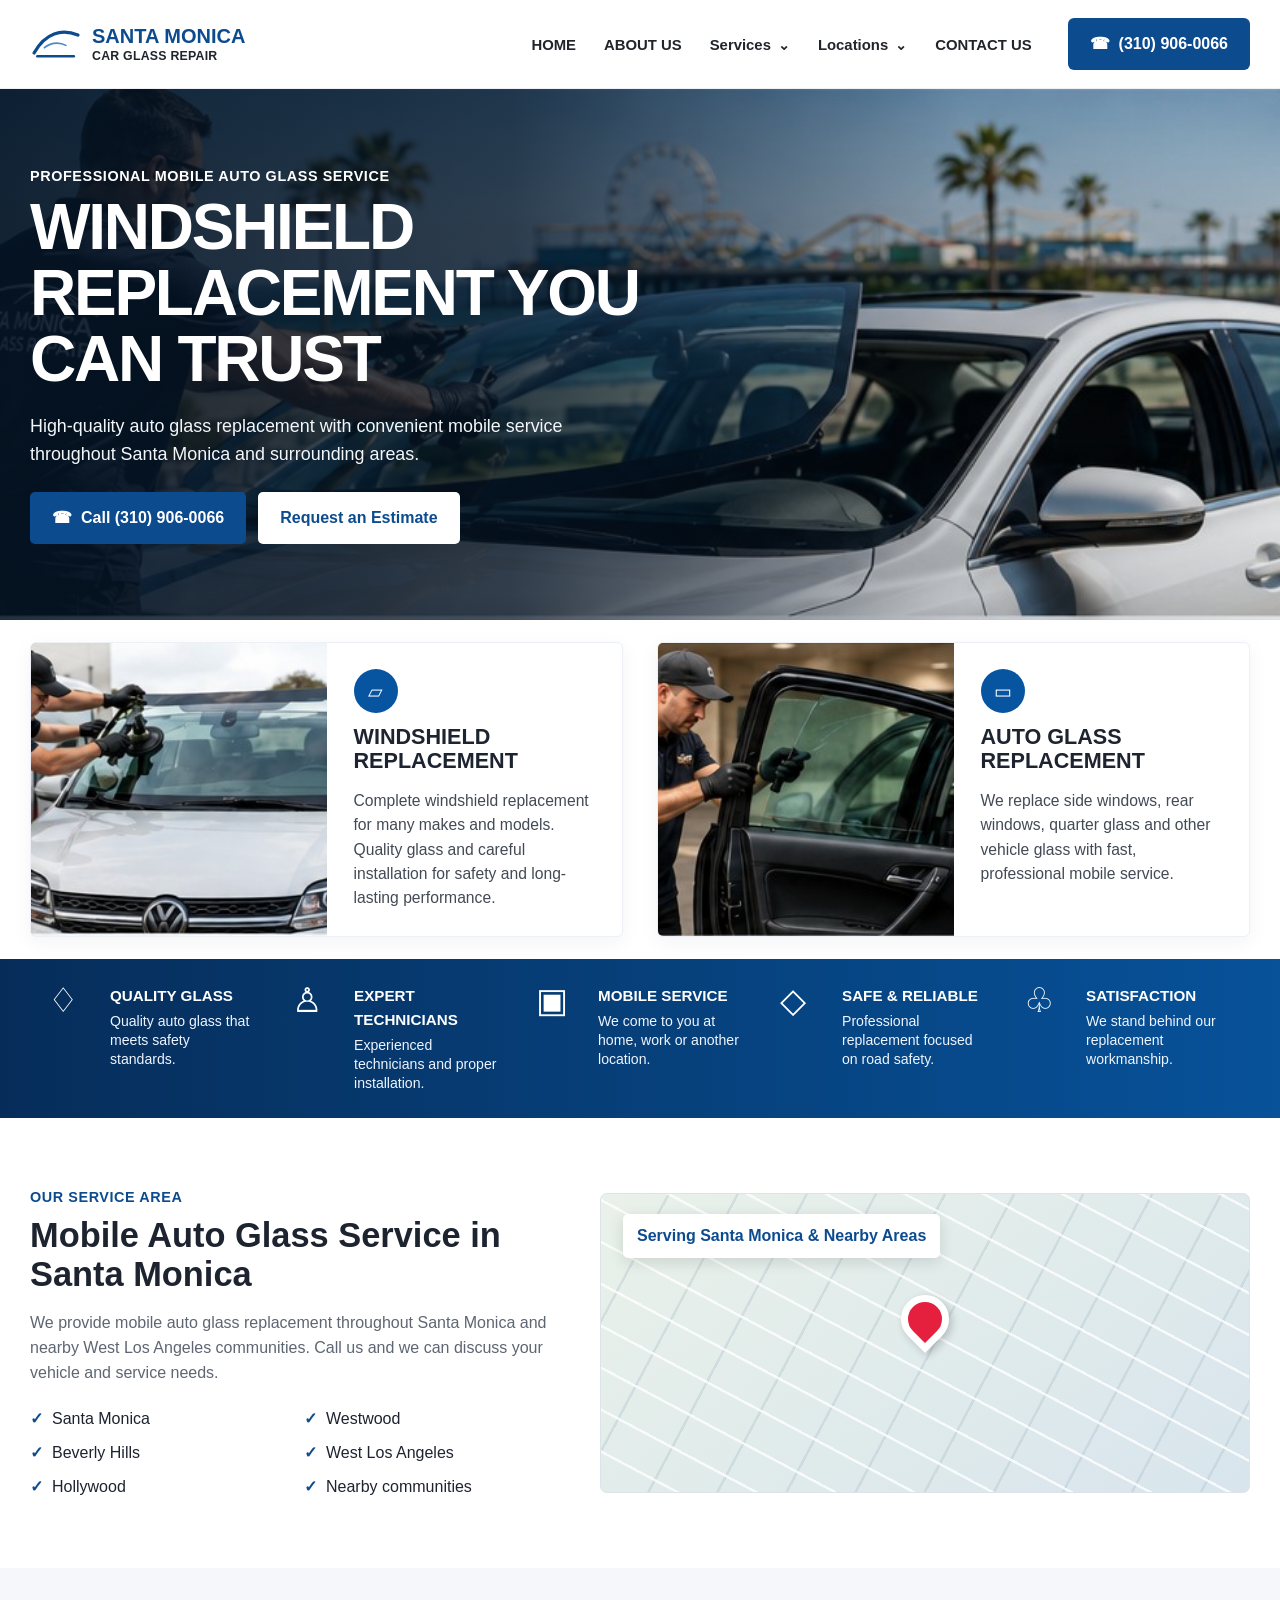
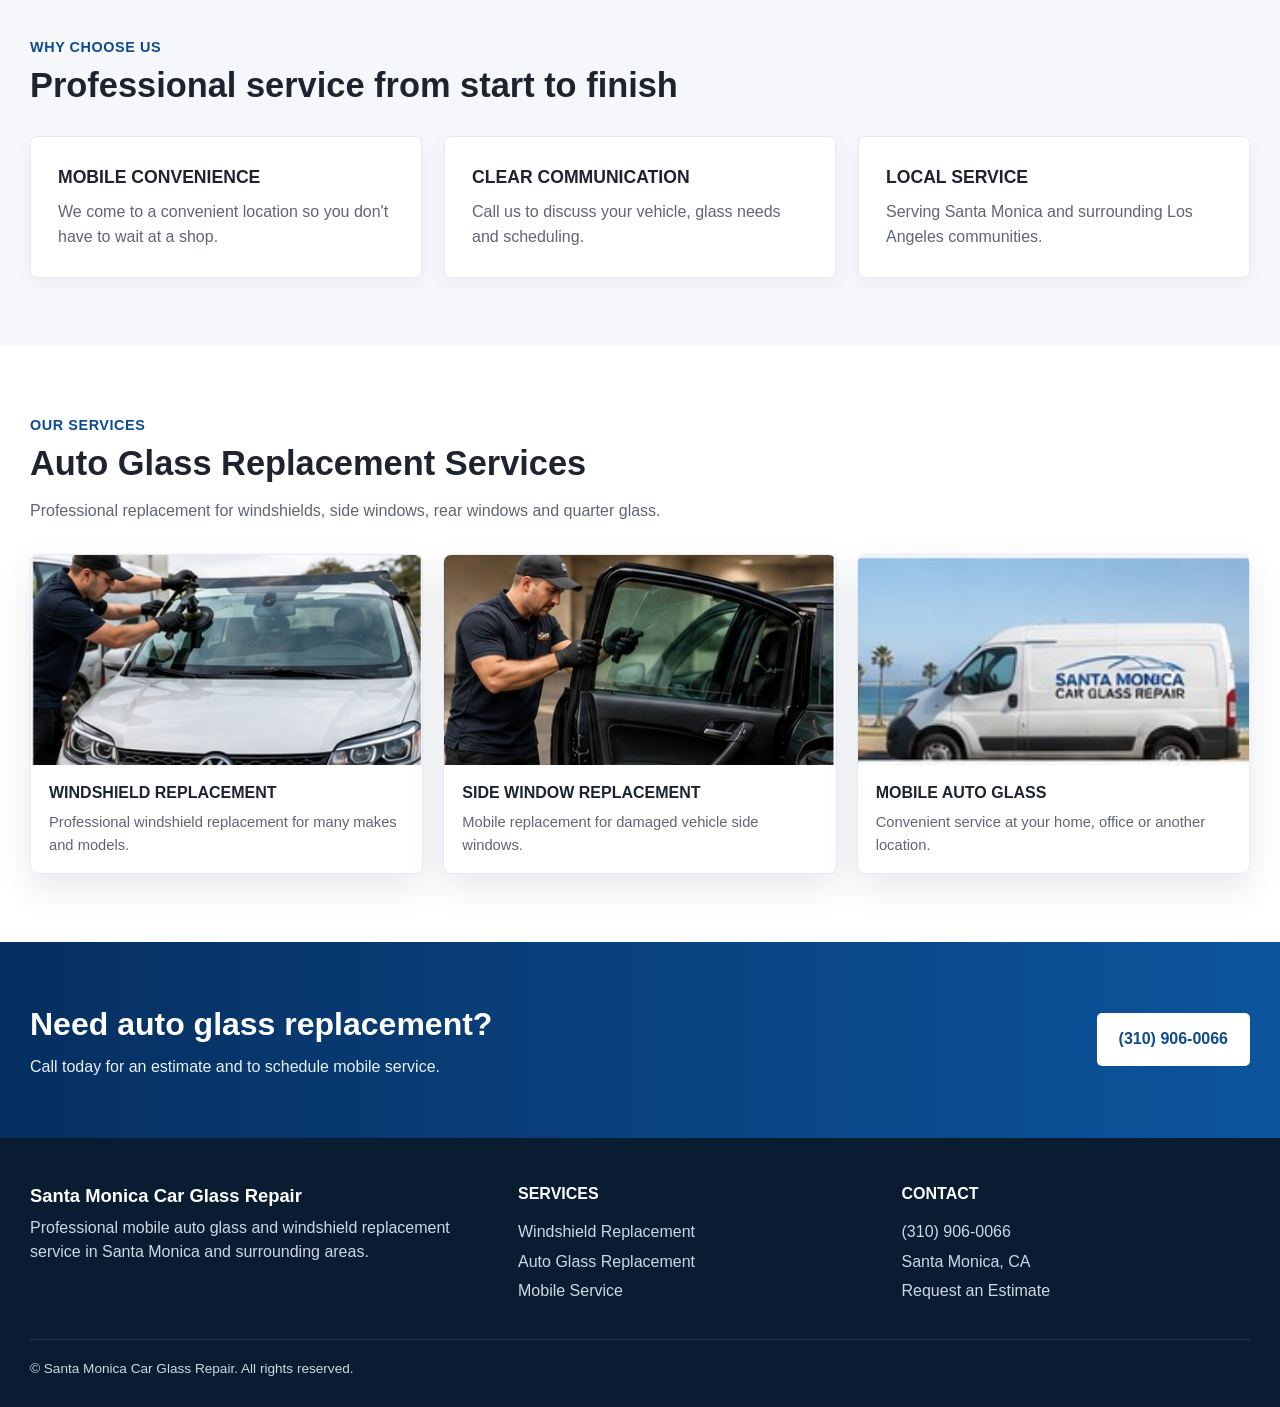
<file: index.html>
<!doctype html><html lang="en"><head><meta charset="utf-8"><meta name="viewport" content="width=device-width,initial-scale=1"><title>Mobile Auto Glass Replacement in Santa Monica | Windshield Replacement</title><meta name="description" content="Mobile auto glass replacement and windshield replacement in Santa Monica, CA. Convenient mobile service for Santa Monica and surrounding areas. Call (310) 906-0066 for an estimate."><link rel="icon" href="/favicon.ico" sizes="any"><link rel="icon" type="image/png" sizes="32x32" href="/favicon-32x32.png"><link rel="icon" type="image/png" sizes="16x16" href="/favicon-16x16.png"><link rel="apple-touch-icon" href="/apple-touch-icon.png"><link rel="stylesheet" href="assets/site.css"><meta property="og:image" content="https://storage.googleapis.com/wzsitethumbnails/site-50314756/800x500.jpg"></head><body><header class="header"><div class="container nav"><a class="brand" href="index.html" aria-label="Santa Monica Car Glass Repair home"><svg class="brandmark" viewBox="0 0 64 48" aria-hidden="true"><path d="M5 35C19 10 39 5 59 13" fill="none" stroke="#0d4b8f" stroke-width="4" stroke-linecap="round"/><path d="M9 39h45" stroke="#0d4b8f" stroke-width="3" stroke-linecap="round"/><path d="M17 29c9-7 18-8 28-3" fill="none" stroke="#4b8bc9" stroke-width="2"/></svg><span class="brand-copy">SANTA MONICA<span>CAR GLASS REPAIR</span></span></a><button class="menu" aria-label="Open navigation" aria-expanded="false">☰</button><nav class="links"><a href="index.html">Home</a><a href="about-us.html">About Us</a><div class="drop"><button class="dropbtn">Services</button><div class="dropdown"><a href="services.html">Auto Glass Services</a><a href="services.html#windshield">Windshield Replacement</a><a href="services.html#auto-glass">Auto Glass Replacement</a></div></div><div class="drop"><button class="dropbtn">Locations</button><div class="dropdown"><a href="windshield-repair-in-beverly-hills.html">Beverly Hills</a><a href="windshield-repair-in-westwood.html">Westwood</a><a href="windsheild-repair-in-hollywood.html">Hollywood</a></div></div><a href="contact-us.html">Contact Us</a></nav><a class="header-phone" href="tel:3109060066">(310) 906-0066</a></div></header><div class="backdrop"></div><main><section class="hero"><div class="hero-inner"><div class="container"><div class="eyebrow">Professional Mobile Auto Glass Service</div><h1>Windshield Replacement You Can Trust</h1><p>High-quality auto glass replacement with convenient mobile service throughout Santa Monica and surrounding areas.</p><div class="actions"><a class="btn call" href="tel:3109060066">Call (310) 906-0066</a><a class="btn alt" href="contact-us.html">Request an Estimate</a></div></div></div></section><section class="feature-wrap"><div class="container feature-grid"><article class="feature-card"><div class="feature-photo"></div><div class="feature-copy"><div class="icon-circle">▱</div><h2>Windshield Replacement</h2><p>Complete windshield replacement for many makes and models. Quality glass and careful installation for safety and long-lasting performance.</p></div></article><article class="feature-card"><div class="feature-photo"></div><div class="feature-copy"><div class="icon-circle">▭</div><h2>Auto Glass Replacement</h2><p>We replace side windows, rear windows, quarter glass and other vehicle glass with fast, professional mobile service.</p></div></article></div></section><section class="benefits"><div class="container benefit-grid"><div class="benefit"><div class="benefit-icon">♢</div><div><strong>Quality Glass</strong><p>Quality auto glass that meets safety standards.</p></div></div><div class="benefit"><div class="benefit-icon">♙</div><div><strong>Expert Technicians</strong><p>Experienced technicians and proper installation.</p></div></div><div class="benefit"><div class="benefit-icon">▣</div><div><strong>Mobile Service</strong><p>We come to you at home, work or another location.</p></div></div><div class="benefit"><div class="benefit-icon">◇</div><div><strong>Safe & Reliable</strong><p>Professional replacement focused on road safety.</p></div></div><div class="benefit"><div class="benefit-icon">♧</div><div><strong>Satisfaction</strong><p>We stand behind our replacement workmanship.</p></div></div></div></section><section class="section"><div class="container service-area"><div><div class="eyebrow">Our Service Area</div><h2>Mobile Auto Glass Service in Santa Monica</h2><p>We provide mobile auto glass replacement throughout Santa Monica and nearby West Los Angeles communities. Call us and we can discuss your vehicle and service needs.</p><ul class="area-list"><li>Santa Monica</li><li>Westwood</li><li>Beverly Hills</li><li>West Los Angeles</li><li>Hollywood</li><li>Nearby communities</li></ul></div><div class="map-card"><div class="map-label">Serving Santa Monica & Nearby Areas</div></div></div></section><section class="section about-band"><div class="container"><div class="section-head"><div class="eyebrow">Why Choose Us</div><h2>Professional service from start to finish</h2></div><div class="cards"><div class="simple-card"><h3>Mobile Convenience</h3><p>We come to a convenient location so you don't have to wait at a shop.</p></div><div class="simple-card"><h3>Clear Communication</h3><p>Call us to discuss your vehicle, glass needs and scheduling.</p></div><div class="simple-card"><h3>Local Service</h3><p>Serving Santa Monica and surrounding Los Angeles communities.</p></div></div></div></section><section class="section"><div class="container"><div class="section-head"><div class="eyebrow">Our Services</div><h2>Auto Glass Replacement Services</h2><p>Professional replacement for windshields, side windows, rear windows and quarter glass.</p></div><div class="service-photo-grid"><article class="service-photo"><img src="assets/windshield.jpg" alt="Technician performing windshield replacement"><div><h3>Windshield Replacement</h3><p>Professional windshield replacement for many makes and models.</p></div></article><article class="service-photo"><img src="assets/auto-glass.jpg" alt="Technician replacing vehicle side glass"><div><h3>Side Window Replacement</h3><p>Mobile replacement for damaged vehicle side windows.</p></div></article><article class="service-photo"><img src="assets/mobile-van.jpg" alt="Santa Monica Car Glass Repair mobile service van"><div><h3>Mobile Auto Glass</h3><p>Convenient service at your home, office or another location.</p></div></article></div></div></section><section class="cta"><div class="container cta-inner"><div><h2>Need auto glass replacement?</h2><p>Call today for an estimate and to schedule mobile service.</p></div><a class="btn alt" href="tel:3109060066">(310) 906-0066</a></div></section></main><footer class="footer"><div class="container footer-grid"><div><div class="footer-brand">Santa Monica Car Glass Repair</div><p>Professional mobile auto glass and windshield replacement service in Santa Monica and surrounding areas.</p></div><div><h3>Services</h3><p><a href="services.html#windshield">Windshield Replacement</a></p><p><a href="services.html#auto-glass">Auto Glass Replacement</a></p><p><a href="services.html">Mobile Service</a></p></div><div><h3>Contact</h3><p><a href="tel:3109060066">(310) 906-0066</a></p><p>Santa Monica, CA</p><p><a href="contact-us.html">Request an Estimate</a></p></div></div><div class="container footer-bottom">© Santa Monica Car Glass Repair. All rights reserved.</div></footer><a class="mobilebar" href="tel:3109060066">CALL NOW: (310) 906-0066</a><script src="assets/site.js"></script></body></html>
</file>
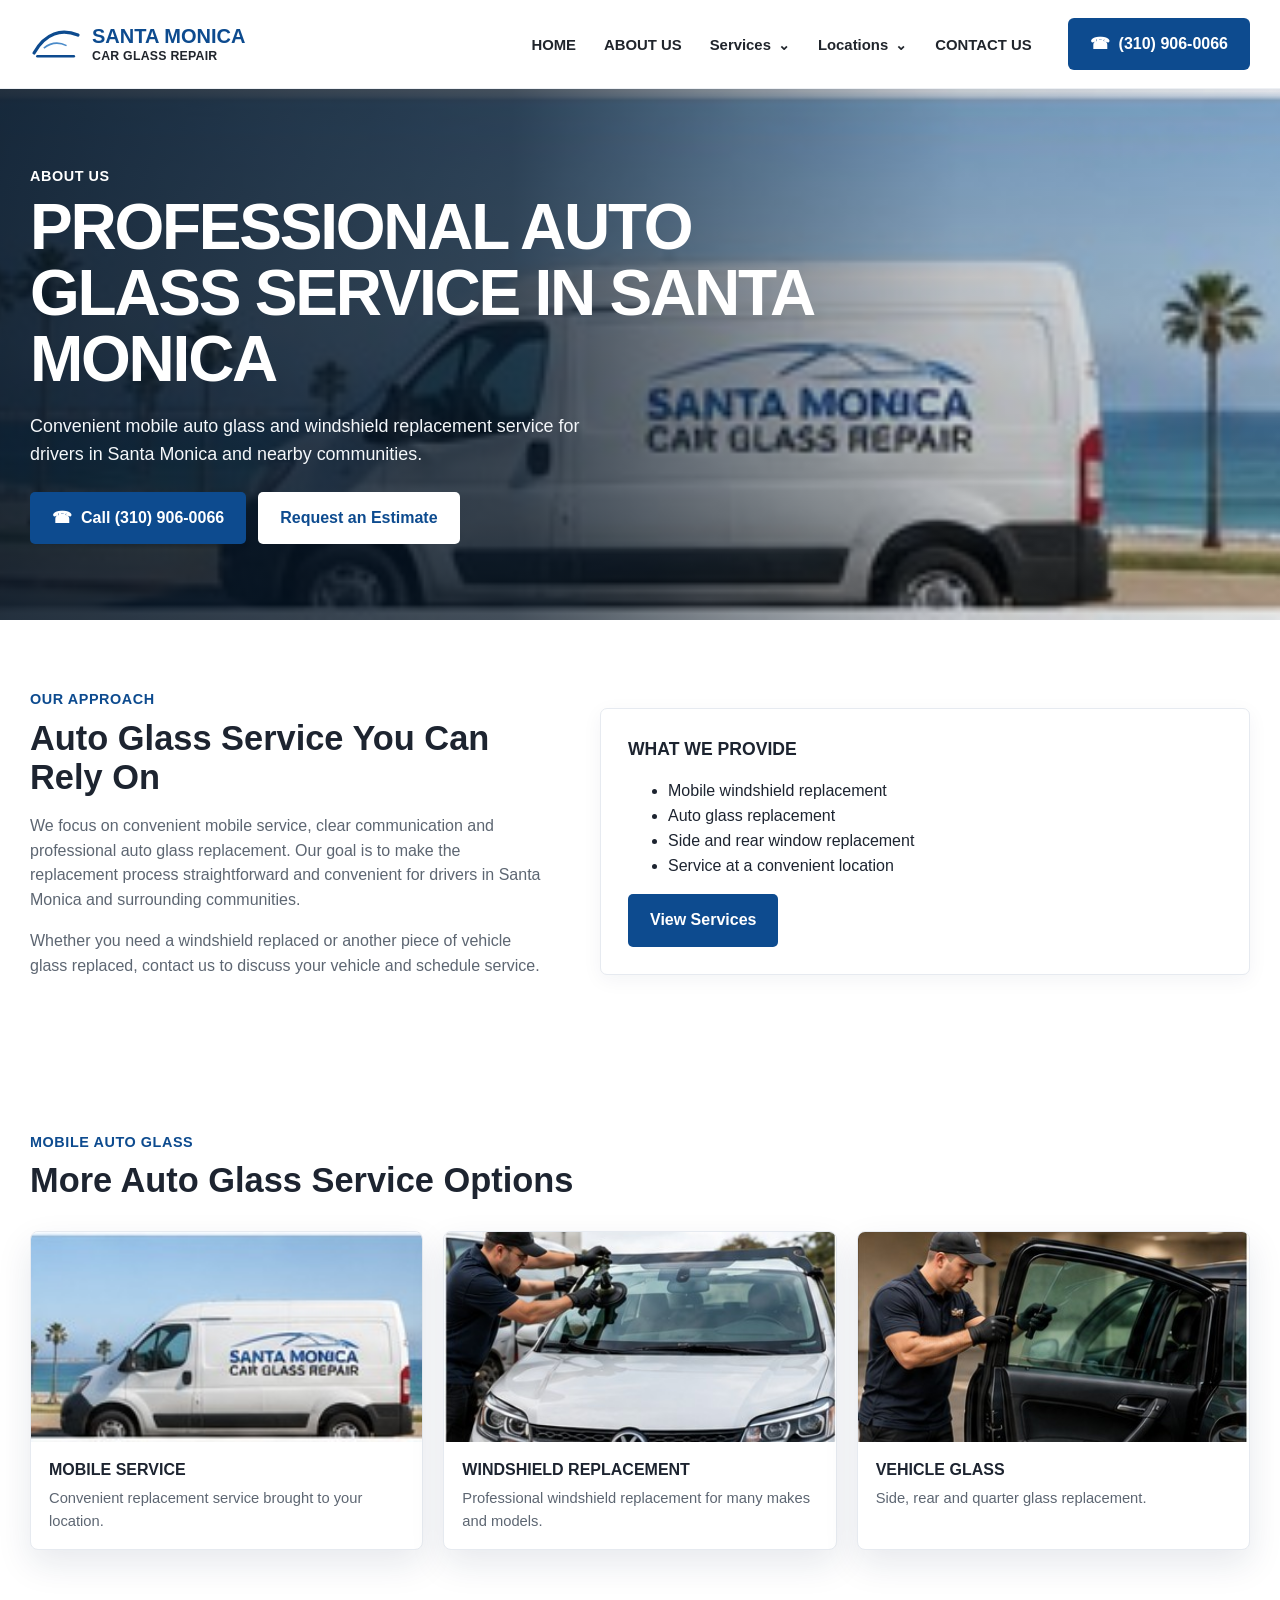
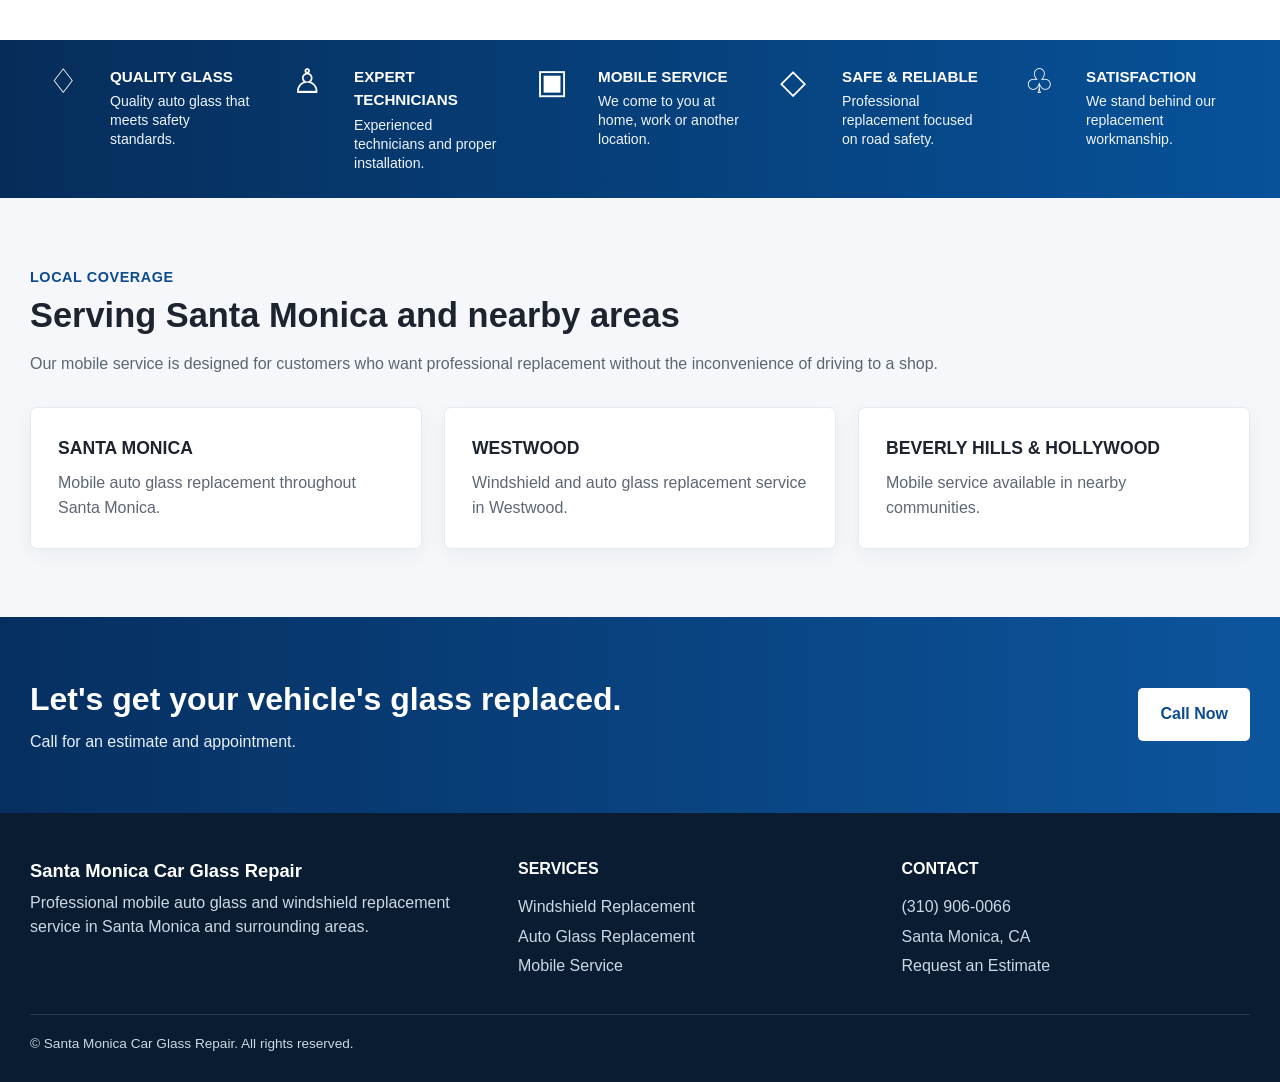
<file: about-us.html>
<!DOCTYPE html>
<html lang="en"><head><meta charset="utf-8"/><meta content="width=device-width,initial-scale=1" name="viewport"/><title>About Santa Monica Car Glass Repair | Mobile Auto Glass</title><meta content="Learn about Santa Monica Car Glass Repair and our mobile auto glass and windshield replacement service in Santa Monica and nearby areas." name="description"/><link href="/favicon.ico" rel="icon" sizes="any"/><link href="/favicon-32x32.png" rel="icon" sizes="32x32" type="image/png"/><link href="/favicon-16x16.png" rel="icon" sizes="16x16" type="image/png"/><link href="/apple-touch-icon.png" rel="apple-touch-icon"/><link href="assets/site.css" rel="stylesheet"/><meta content="https://storage.googleapis.com/wzsitethumbnails/site-50314756/800x500.jpg" property="og:image"/></head><body><header class="header"><div class="container nav"><a aria-label="Santa Monica Car Glass Repair home" class="brand" href="index.html"><svg aria-hidden="true" class="brandmark" viewbox="0 0 64 48"><path d="M5 35C19 10 39 5 59 13" fill="none" stroke="#0d4b8f" stroke-linecap="round" stroke-width="4"></path><path d="M9 39h45" stroke="#0d4b8f" stroke-linecap="round" stroke-width="3"></path><path d="M17 29c9-7 18-8 28-3" fill="none" stroke="#4b8bc9" stroke-width="2"></path></svg><span class="brand-copy">SANTA MONICA<span>CAR GLASS REPAIR</span></span></a><button aria-expanded="false" aria-label="Open navigation" class="menu">☰</button><nav class="links"><a href="index.html">Home</a><a href="about-us.html">About Us</a><div class="drop"><button class="dropbtn">Services</button><div class="dropdown"><a href="services.html">Auto Glass Services</a><a href="services.html#windshield">Windshield Replacement</a><a href="services.html#auto-glass">Auto Glass Replacement</a></div></div><div class="drop"><button class="dropbtn">Locations</button><div class="dropdown"><a href="windshield-repair-in-beverly-hills.html">Beverly Hills</a><a href="windshield-repair-in-westwood.html">Westwood</a><a href="windsheild-repair-in-hollywood.html">Hollywood</a></div></div><a href="contact-us.html">Contact Us</a></nav><a class="header-phone" href="tel:3109060066">(310) 906-0066</a></div></header><div class="backdrop"></div><main><section class="hero page-hero page-about"><div class="hero-inner"><div class="container"><div class="eyebrow">About Us</div><h1>Professional Auto Glass Service in Santa Monica</h1><p>Convenient mobile auto glass and windshield replacement service for drivers in Santa Monica and nearby communities.</p><div class="actions"><a class="btn call" href="tel:3109060066">Call (310) 906-0066</a><a class="btn alt" href="contact-us.html">Request an Estimate</a></div></div></div></section><section class="section"><div class="container service-area"><div><div class="eyebrow">Our Approach</div><h2>Auto Glass Service You Can Rely On</h2><p>We focus on convenient mobile service, clear communication and professional auto glass replacement. Our goal is to make the replacement process straightforward and convenient for drivers in Santa Monica and surrounding communities.</p><p>Whether you need a windshield replaced or another piece of vehicle glass replaced, contact us to discuss your vehicle and schedule service.</p></div><div class="simple-card"><h3>What We Provide</h3><ul><li>Mobile windshield replacement</li><li>Auto glass replacement</li><li>Side and rear window replacement</li><li>Service at a convenient location</li></ul><a class="btn" href="services.html">View Services</a></div></div></section><section class="section photo-section"><div class="container"><div class="section-head"><div class="eyebrow">Mobile Auto Glass</div><h2>More Auto Glass Service Options</h2></div><div class="service-photo-grid"><article class="service-photo"><img alt="Mobile service van" loading="lazy" src="assets/mobile-van.jpg"/><div><h3>Mobile Service</h3><p>Convenient replacement service brought to your location.</p></div></article><article class="service-photo"><img alt="Windshield replacement technician" loading="lazy" src="assets/windshield.jpg"/><div><h3>Windshield Replacement</h3><p>Professional windshield replacement for many makes and models.</p></div></article><article class="service-photo"><img alt="Technician replacing vehicle glass" loading="lazy" src="assets/auto-glass.jpg"/><div><h3>Vehicle Glass</h3><p>Side, rear and quarter glass replacement.</p></div></article></div></div></section><section class="benefits"><div class="container benefit-grid"><div class="benefit"><div class="benefit-icon">♢</div><div><strong>Quality Glass</strong><p>Quality auto glass that meets safety standards.</p></div></div><div class="benefit"><div class="benefit-icon">♙</div><div><strong>Expert Technicians</strong><p>Experienced technicians and proper installation.</p></div></div><div class="benefit"><div class="benefit-icon">▣</div><div><strong>Mobile Service</strong><p>We come to you at home, work or another location.</p></div></div><div class="benefit"><div class="benefit-icon">◇</div><div><strong>Safe &amp; Reliable</strong><p>Professional replacement focused on road safety.</p></div></div><div class="benefit"><div class="benefit-icon">♧</div><div><strong>Satisfaction</strong><p>We stand behind our replacement workmanship.</p></div></div></div></section><section class="section about-band"><div class="container"><div class="section-head"><div class="eyebrow">Local Coverage</div><h2>Serving Santa Monica and nearby areas</h2><p>Our mobile service is designed for customers who want professional replacement without the inconvenience of driving to a shop.</p></div><div class="cards"><div class="simple-card"><h3>Santa Monica</h3><p>Mobile auto glass replacement throughout Santa Monica.</p></div><div class="simple-card"><h3>Westwood</h3><p>Windshield and auto glass replacement service in Westwood.</p></div><div class="simple-card"><h3>Beverly Hills &amp; Hollywood</h3><p>Mobile service available in nearby communities.</p></div></div></div></section><section class="cta"><div class="container cta-inner"><div><h2>Let's get your vehicle's glass replaced.</h2><p>Call for an estimate and appointment.</p></div><a class="btn alt" href="tel:3109060066">Call Now</a></div></section></main><footer class="footer"><div class="container footer-grid"><div><div class="footer-brand">Santa Monica Car Glass Repair</div><p>Professional mobile auto glass and windshield replacement service in Santa Monica and surrounding areas.</p></div><div><h3>Services</h3><p><a href="services.html#windshield">Windshield Replacement</a></p><p><a href="services.html#auto-glass">Auto Glass Replacement</a></p><p><a href="services.html">Mobile Service</a></p></div><div><h3>Contact</h3><p><a href="tel:3109060066">(310) 906-0066</a></p><p>Santa Monica, CA</p><p><a href="contact-us.html">Request an Estimate</a></p></div></div><div class="container footer-bottom">© Santa Monica Car Glass Repair. All rights reserved.</div></footer><a class="mobilebar" href="tel:3109060066">CALL NOW: (310) 906-0066</a><script src="assets/site.js"></script></body></html>
</file>
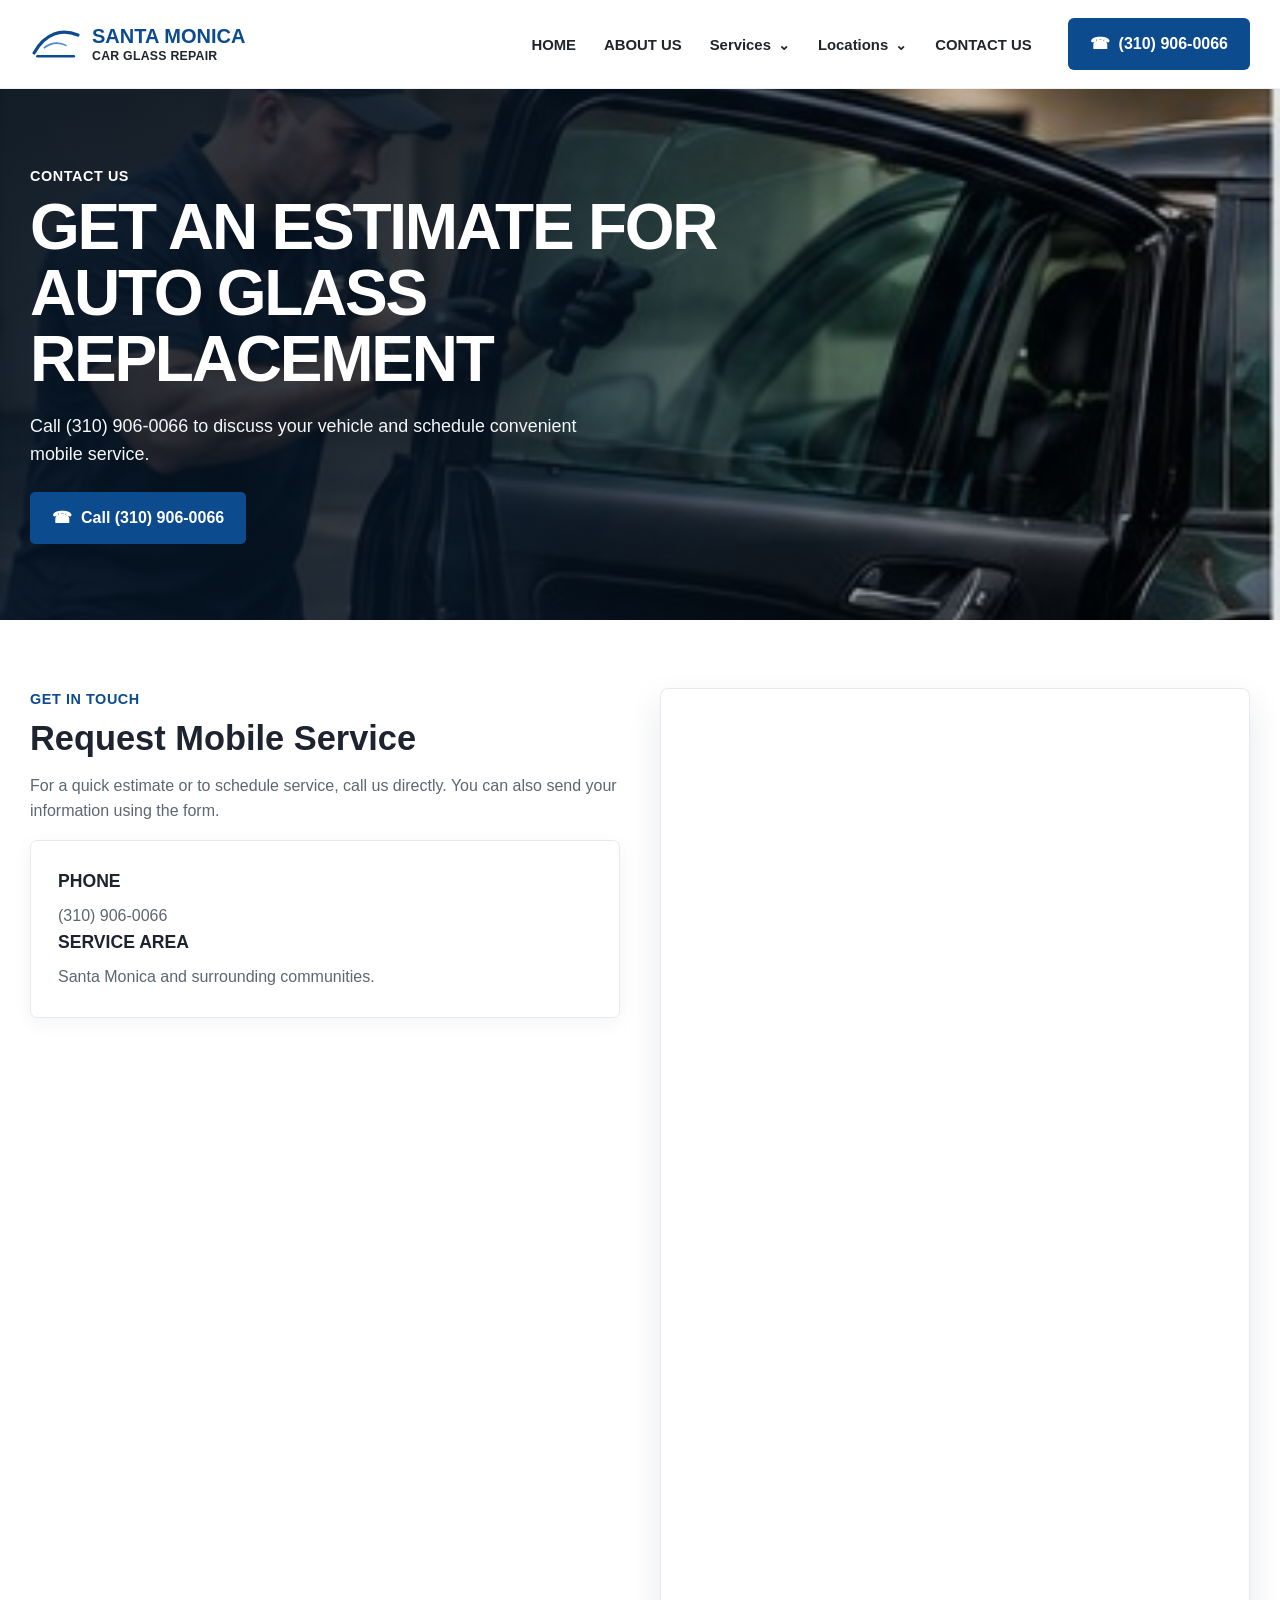
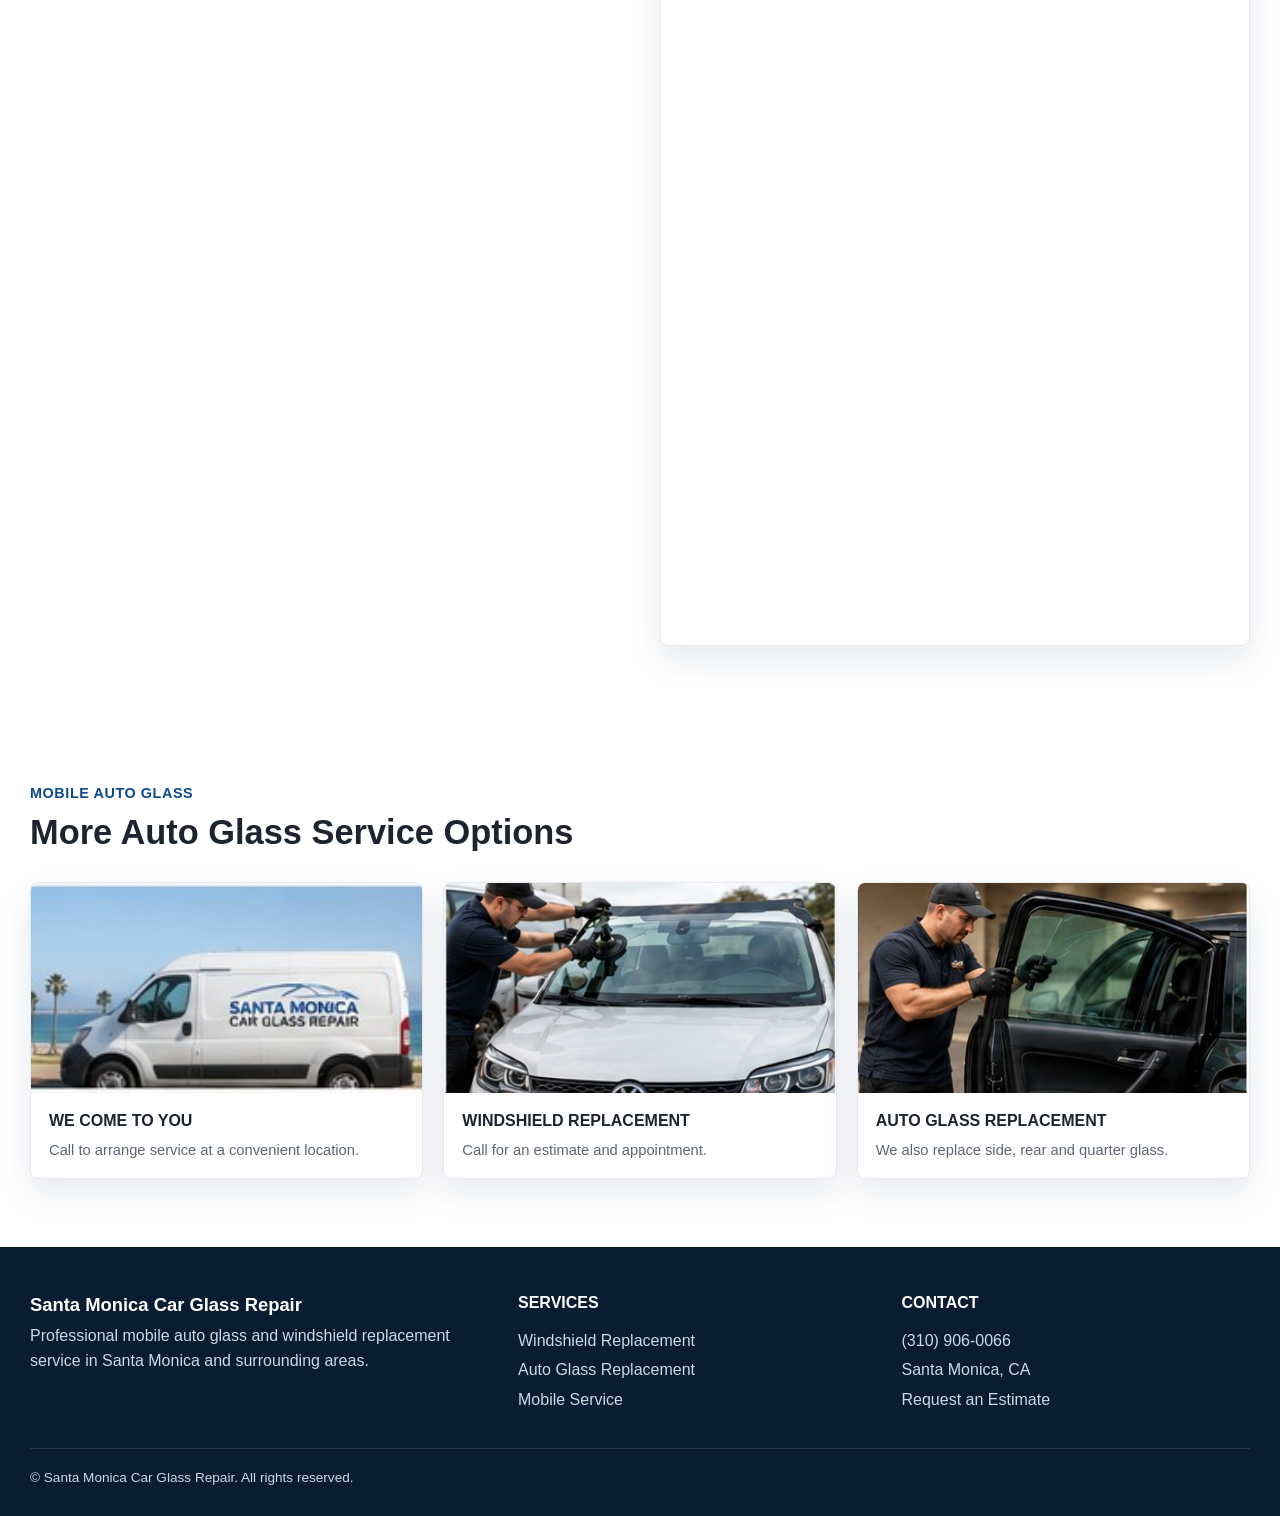
<file: contact-us.html>
<!DOCTYPE html>
<html lang="en"><head><meta charset="utf-8"/><meta content="width=device-width,initial-scale=1" name="viewport"/><title>Contact Santa Monica Car Glass Repair | Get an Estimate</title><meta content="Contact Santa Monica Car Glass Repair for mobile auto glass and windshield replacement in Santa Monica and nearby areas. Call (310) 906-0066." name="description"/><link href="/favicon.ico" rel="icon" sizes="any"/><link href="/favicon-32x32.png" rel="icon" sizes="32x32" type="image/png"/><link href="/favicon-16x16.png" rel="icon" sizes="16x16" type="image/png"/><link href="/apple-touch-icon.png" rel="apple-touch-icon"/><link href="assets/site.css" rel="stylesheet"/><meta content="https://storage.googleapis.com/wzsitethumbnails/site-50314756/800x500.jpg" property="og:image"/></head><body><header class="header"><div class="container nav"><a aria-label="Santa Monica Car Glass Repair home" class="brand" href="index.html"><svg aria-hidden="true" class="brandmark" viewbox="0 0 64 48"><path d="M5 35C19 10 39 5 59 13" fill="none" stroke="#0d4b8f" stroke-linecap="round" stroke-width="4"></path><path d="M9 39h45" stroke="#0d4b8f" stroke-linecap="round" stroke-width="3"></path><path d="M17 29c9-7 18-8 28-3" fill="none" stroke="#4b8bc9" stroke-width="2"></path></svg><span class="brand-copy">SANTA MONICA<span>CAR GLASS REPAIR</span></span></a><button aria-expanded="false" aria-label="Open navigation" class="menu">☰</button><nav class="links"><a href="index.html">Home</a><a href="about-us.html">About Us</a><div class="drop"><button class="dropbtn">Services</button><div class="dropdown"><a href="services.html">Auto Glass Services</a><a href="services.html#windshield">Windshield Replacement</a><a href="services.html#auto-glass">Auto Glass Replacement</a></div></div><div class="drop"><button class="dropbtn">Locations</button><div class="dropdown"><a href="windshield-repair-in-beverly-hills.html">Beverly Hills</a><a href="windshield-repair-in-westwood.html">Westwood</a><a href="windsheild-repair-in-hollywood.html">Hollywood</a></div></div><a href="contact-us.html">Contact Us</a></nav><a class="header-phone" href="tel:3109060066">(310) 906-0066</a></div></header><div class="backdrop"></div><main><section class="hero page-hero page-contact"><div class="hero-inner"><div class="container"><div class="eyebrow">Contact Us</div><h1>Get an Estimate for Auto Glass Replacement</h1><p>Call (310) 906-0066 to discuss your vehicle and schedule convenient mobile service.</p><div class="actions"><a class="btn call" href="tel:3109060066">Call (310) 906-0066</a></div></div></div></section><section class="section"><div class="container form-wrap"><div><div class="eyebrow">Get in Touch</div><h2>Request Mobile Service</h2><p>For a quick estimate or to schedule service, call us directly. You can also send your information using the form.</p><div class="simple-card"><h3>Phone</h3><p><a href="tel:3109060066">(310) 906-0066</a></p><h3>Service Area</h3><p>Santa Monica and surrounding communities.</p></div></div><div class="form quote-form-card">
<div class="quote-iframe-wrap">
<iframe src="https://autoglassquote.netlify.app/" title="Auto Glass Quote Request" loading="lazy"></iframe>
</div>
</div></div></section></main><section class="section photo-section"><div class="container"><div class="section-head"><div class="eyebrow">Mobile Auto Glass</div><h2>More Auto Glass Service Options</h2></div><div class="service-photo-grid"><article class="service-photo"><img alt="Mobile service van" loading="lazy" src="assets/mobile-van.jpg"/><div><h3>We Come to You</h3><p>Call to arrange service at a convenient location.</p></div></article><article class="service-photo"><img alt="Windshield replacement technician" loading="lazy" src="assets/windshield.jpg"/><div><h3>Windshield Replacement</h3><p>Call for an estimate and appointment.</p></div></article><article class="service-photo"><img alt="Vehicle glass technician" loading="lazy" src="assets/auto-glass.jpg"/><div><h3>Auto Glass Replacement</h3><p>We also replace side, rear and quarter glass.</p></div></article></div></div></section><footer class="footer"><div class="container footer-grid"><div><div class="footer-brand">Santa Monica Car Glass Repair</div><p>Professional mobile auto glass and windshield replacement service in Santa Monica and surrounding areas.</p></div><div><h3>Services</h3><p><a href="services.html#windshield">Windshield Replacement</a></p><p><a href="services.html#auto-glass">Auto Glass Replacement</a></p><p><a href="services.html">Mobile Service</a></p></div><div><h3>Contact</h3><p><a href="tel:3109060066">(310) 906-0066</a></p><p>Santa Monica, CA</p><p><a href="contact-us.html">Request an Estimate</a></p></div></div><div class="container footer-bottom">© Santa Monica Car Glass Repair. All rights reserved.</div></footer><a class="mobilebar" href="tel:3109060066">CALL NOW: (310) 906-0066</a><script src="assets/site.js"></script></body></html>
</file>
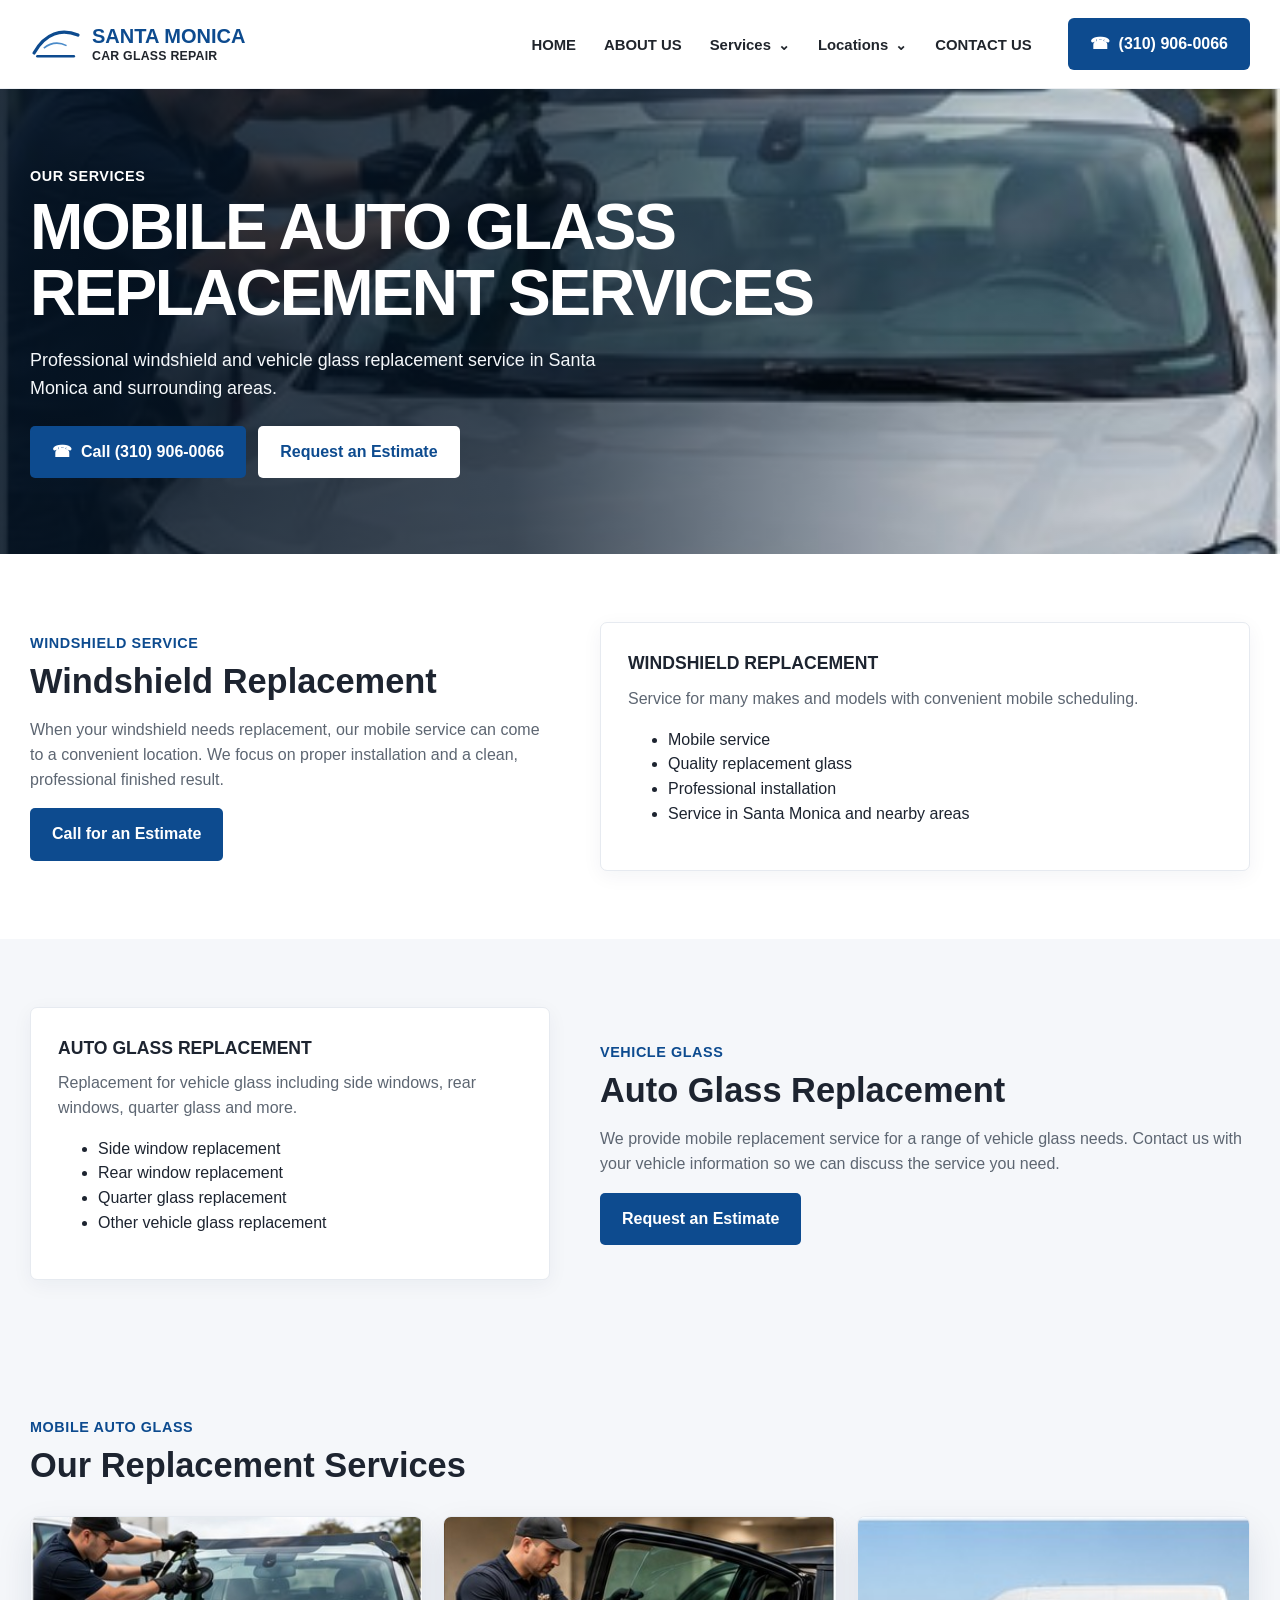
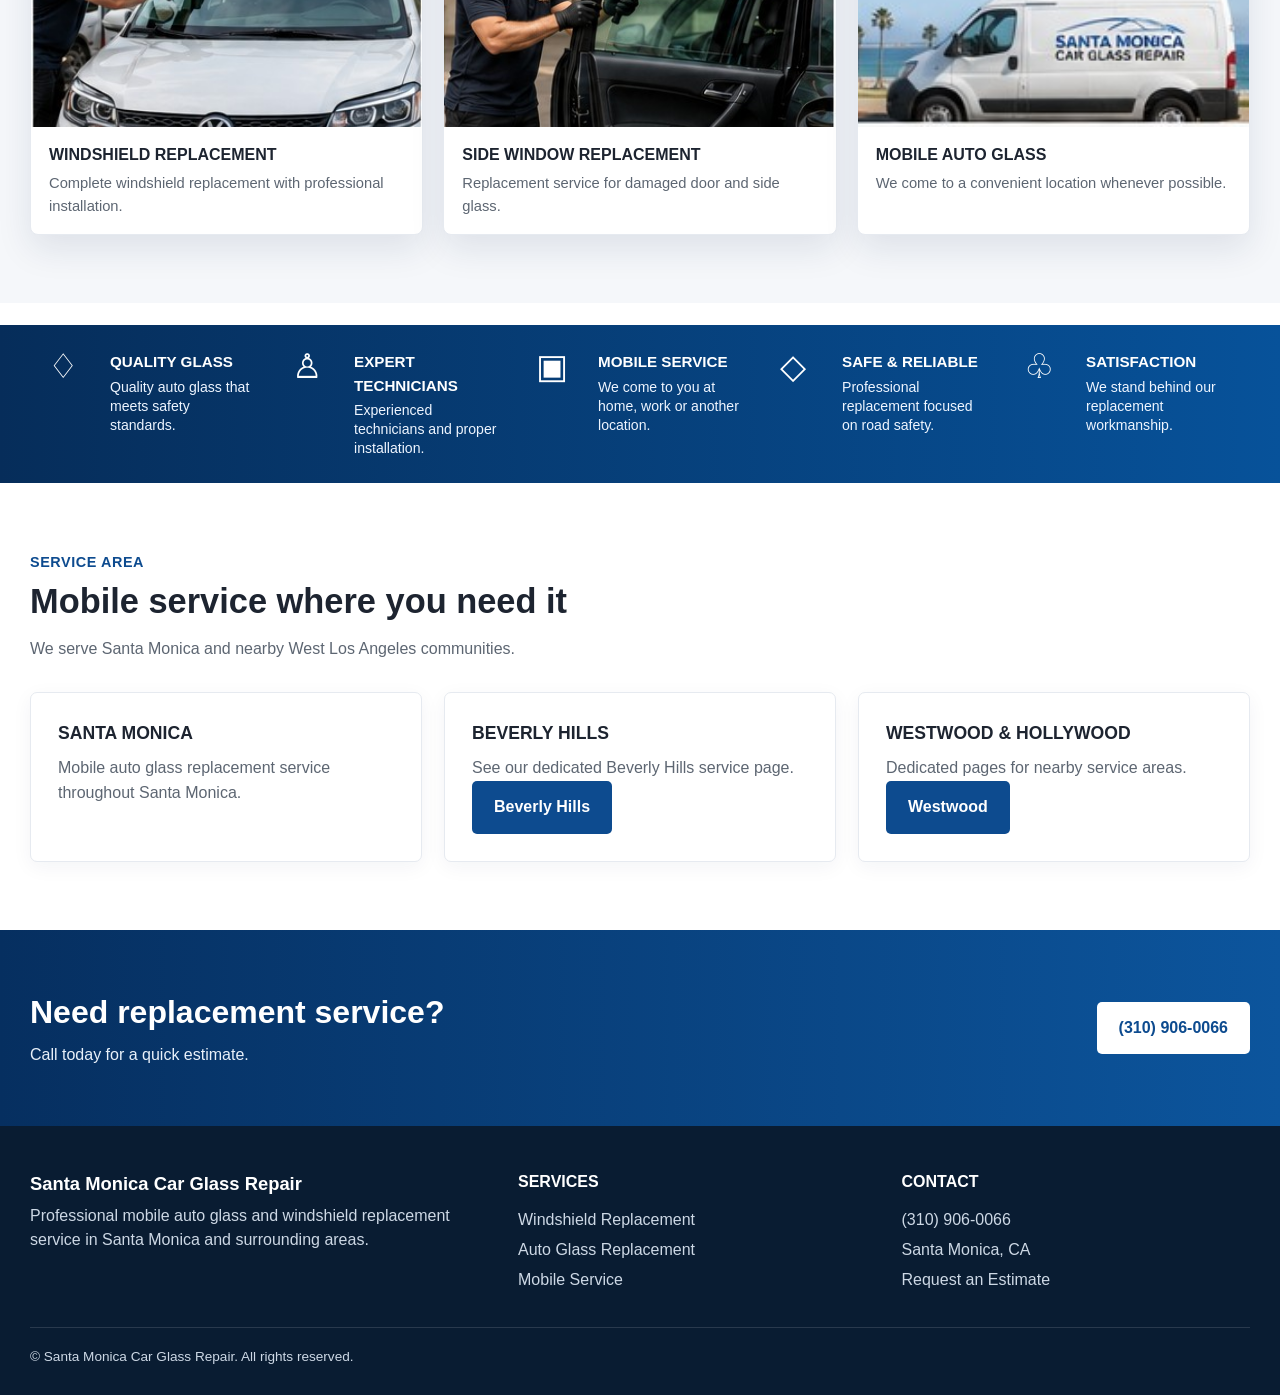
<file: services.html>
<!DOCTYPE html>
<html lang="en"><head><meta charset="utf-8"/><meta content="width=device-width,initial-scale=1" name="viewport"/><title>Auto Glass Services in Santa Monica | Windshield Replacement</title><meta content="Mobile windshield replacement and auto glass replacement services in Santa Monica, CA and nearby communities." name="description"/><link href="/favicon.ico" rel="icon" sizes="any"/><link href="/favicon-32x32.png" rel="icon" sizes="32x32" type="image/png"/><link href="/favicon-16x16.png" rel="icon" sizes="16x16" type="image/png"/><link href="/apple-touch-icon.png" rel="apple-touch-icon"/><link href="assets/site.css" rel="stylesheet"/><meta content="https://storage.googleapis.com/wzsitethumbnails/site-50314756/800x500.jpg" property="og:image"/></head><body><header class="header"><div class="container nav"><a aria-label="Santa Monica Car Glass Repair home" class="brand" href="index.html"><svg aria-hidden="true" class="brandmark" viewbox="0 0 64 48"><path d="M5 35C19 10 39 5 59 13" fill="none" stroke="#0d4b8f" stroke-linecap="round" stroke-width="4"></path><path d="M9 39h45" stroke="#0d4b8f" stroke-linecap="round" stroke-width="3"></path><path d="M17 29c9-7 18-8 28-3" fill="none" stroke="#4b8bc9" stroke-width="2"></path></svg><span class="brand-copy">SANTA MONICA<span>CAR GLASS REPAIR</span></span></a><button aria-expanded="false" aria-label="Open navigation" class="menu">☰</button><nav class="links"><a href="index.html">Home</a><a href="about-us.html">About Us</a><div class="drop"><button class="dropbtn">Services</button><div class="dropdown"><a href="services.html">Auto Glass Services</a><a href="services.html#windshield">Windshield Replacement</a><a href="services.html#auto-glass">Auto Glass Replacement</a></div></div><div class="drop"><button class="dropbtn">Locations</button><div class="dropdown"><a href="windshield-repair-in-beverly-hills.html">Beverly Hills</a><a href="windshield-repair-in-westwood.html">Westwood</a><a href="windsheild-repair-in-hollywood.html">Hollywood</a></div></div><a href="contact-us.html">Contact Us</a></nav><a class="header-phone" href="tel:3109060066">(310) 906-0066</a></div></header><div class="backdrop"></div><main><section class="hero page-hero page-services"><div class="hero-inner"><div class="container"><div class="eyebrow">Our Services</div><h1>Mobile Auto Glass Replacement Services</h1><p>Professional windshield and vehicle glass replacement service in Santa Monica and surrounding areas.</p><div class="actions"><a class="btn call" href="tel:3109060066">Call (310) 906-0066</a><a class="btn alt" href="contact-us.html">Request an Estimate</a></div></div></div></section><section class="section" id="windshield"><div class="container service-area"><div><div class="eyebrow">Windshield Service</div><h2>Windshield Replacement</h2><p>When your windshield needs replacement, our mobile service can come to a convenient location. We focus on proper installation and a clean, professional finished result.</p><a class="btn" href="tel:3109060066">Call for an Estimate</a></div><div class="simple-card"><h3>Windshield Replacement</h3><p>Service for many makes and models with convenient mobile scheduling.</p><ul><li>Mobile service</li><li>Quality replacement glass</li><li>Professional installation</li><li>Service in Santa Monica and nearby areas</li></ul></div></div></section><section class="section about-band" id="auto-glass"><div class="container service-area"><div class="simple-card"><h3>Auto Glass Replacement</h3><p>Replacement for vehicle glass including side windows, rear windows, quarter glass and more.</p><ul><li>Side window replacement</li><li>Rear window replacement</li><li>Quarter glass replacement</li><li>Other vehicle glass replacement</li></ul></div><div><div class="eyebrow">Vehicle Glass</div><h2>Auto Glass Replacement</h2><p>We provide mobile replacement service for a range of vehicle glass needs. Contact us with your vehicle information so we can discuss the service you need.</p><a class="btn" href="contact-us.html">Request an Estimate</a></div></div></section><section class="section photo-section"><div class="container"><div class="section-head"><div class="eyebrow">Mobile Auto Glass</div><h2>Our Replacement Services</h2></div><div class="service-photo-grid"><article class="service-photo"><img alt="Technician installing windshield" loading="lazy" src="assets/windshield.jpg"/><div><h3>Windshield Replacement</h3><p>Complete windshield replacement with professional installation.</p></div></article><article class="service-photo"><img alt="Technician replacing side window" loading="lazy" src="assets/auto-glass.jpg"/><div><h3>Side Window Replacement</h3><p>Replacement service for damaged door and side glass.</p></div></article><article class="service-photo"><img alt="Mobile auto glass service van" loading="lazy" src="assets/mobile-van.jpg"/><div><h3>Mobile Auto Glass</h3><p>We come to a convenient location whenever possible.</p></div></article></div></div></section><section class="benefits"><div class="container benefit-grid"><div class="benefit"><div class="benefit-icon">♢</div><div><strong>Quality Glass</strong><p>Quality auto glass that meets safety standards.</p></div></div><div class="benefit"><div class="benefit-icon">♙</div><div><strong>Expert Technicians</strong><p>Experienced technicians and proper installation.</p></div></div><div class="benefit"><div class="benefit-icon">▣</div><div><strong>Mobile Service</strong><p>We come to you at home, work or another location.</p></div></div><div class="benefit"><div class="benefit-icon">◇</div><div><strong>Safe &amp; Reliable</strong><p>Professional replacement focused on road safety.</p></div></div><div class="benefit"><div class="benefit-icon">♧</div><div><strong>Satisfaction</strong><p>We stand behind our replacement workmanship.</p></div></div></div></section><section class="section"><div class="container"><div class="section-head"><div class="eyebrow">Service Area</div><h2>Mobile service where you need it</h2><p>We serve Santa Monica and nearby West Los Angeles communities.</p></div><div class="cards"><div class="simple-card"><h3>Santa Monica</h3><p>Mobile auto glass replacement service throughout Santa Monica.</p></div><div class="simple-card"><h3>Beverly Hills</h3><p>See our dedicated Beverly Hills service page.</p><a class="btn" href="windshield-repair-in-beverly-hills.html">Beverly Hills</a></div><div class="simple-card"><h3>Westwood &amp; Hollywood</h3><p>Dedicated pages for nearby service areas.</p><a class="btn" href="windshield-repair-in-westwood.html">Westwood</a></div></div></div></section><section class="cta"><div class="container cta-inner"><div><h2>Need replacement service?</h2><p>Call today for a quick estimate.</p></div><a class="btn alt" href="tel:3109060066">(310) 906-0066</a></div></section></main><footer class="footer"><div class="container footer-grid"><div><div class="footer-brand">Santa Monica Car Glass Repair</div><p>Professional mobile auto glass and windshield replacement service in Santa Monica and surrounding areas.</p></div><div><h3>Services</h3><p><a href="services.html#windshield">Windshield Replacement</a></p><p><a href="services.html#auto-glass">Auto Glass Replacement</a></p><p><a href="services.html">Mobile Service</a></p></div><div><h3>Contact</h3><p><a href="tel:3109060066">(310) 906-0066</a></p><p>Santa Monica, CA</p><p><a href="contact-us.html">Request an Estimate</a></p></div></div><div class="container footer-bottom">© Santa Monica Car Glass Repair. All rights reserved.</div></footer><a class="mobilebar" href="tel:3109060066">CALL NOW: (310) 906-0066</a><script src="assets/site.js"></script></body></html>
</file>
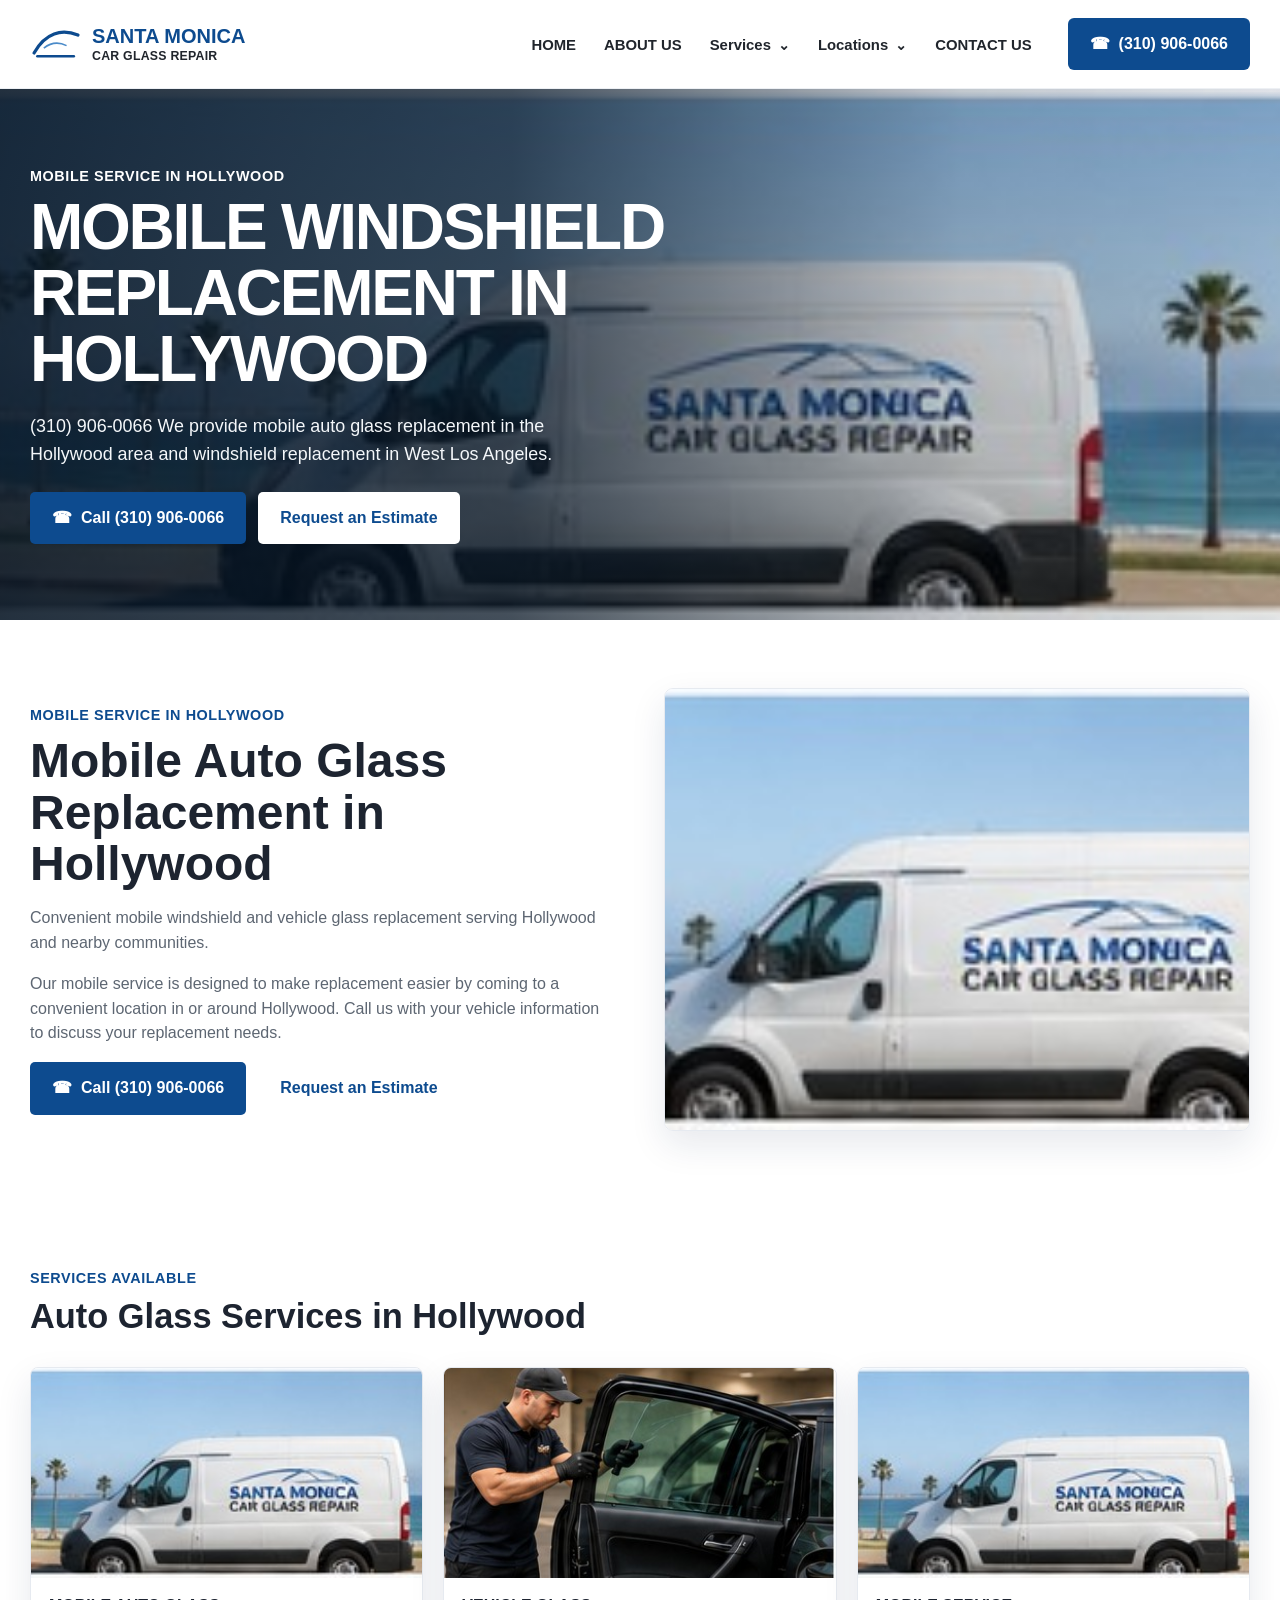
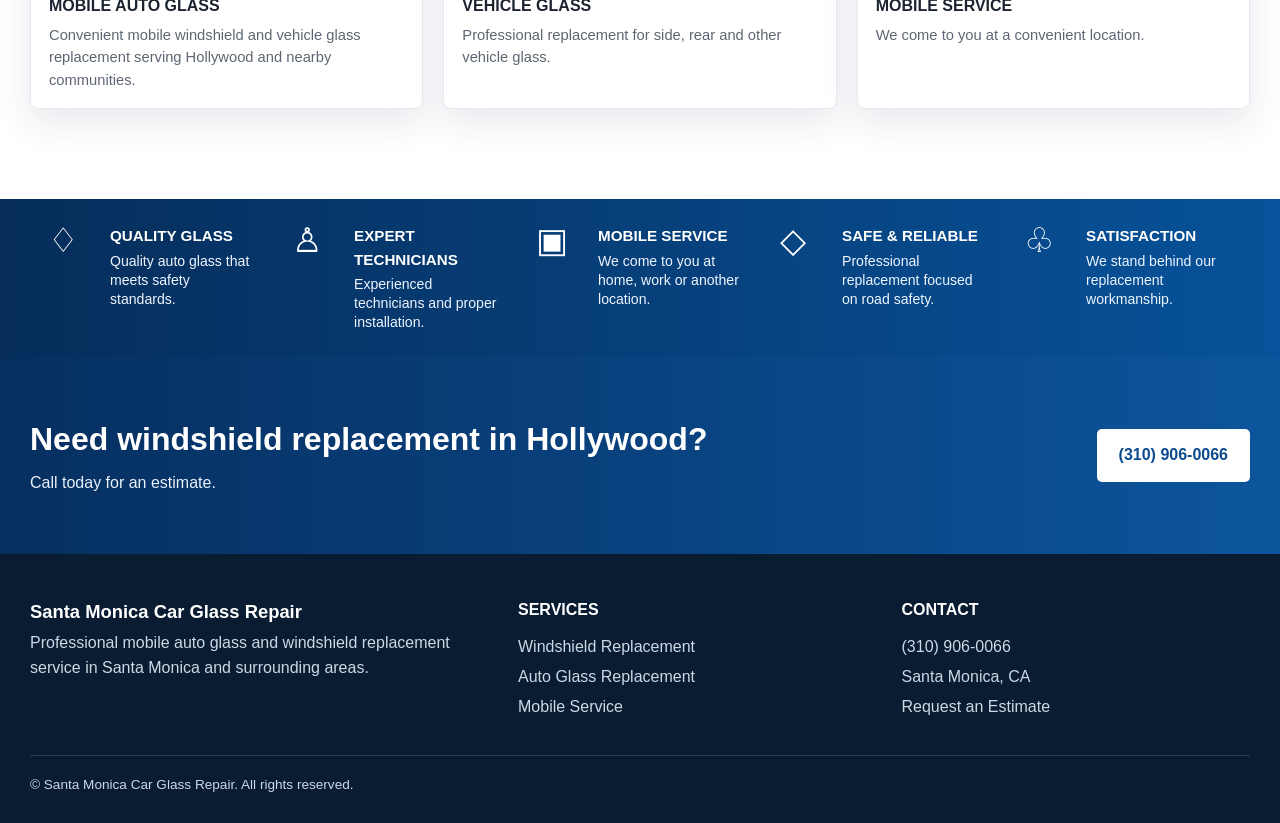
<file: windsheild-repair-in-hollywood.html>
<!DOCTYPE html>
<html lang="en"><head><meta charset="utf-8"/><meta content="width=device-width,initial-scale=1" name="viewport"/><title>Mobile Windshield Replacement in Hollywood | Santa Monica Car Glass Repair</title><meta content="(310) 906-0066 We provide mobile auto glass replacement in the Hollywood area and windshield replacement in West Los Angeles." name="description"/><link href="/favicon.ico" rel="icon" sizes="any"/><link href="/favicon-32x32.png" rel="icon" sizes="32x32" type="image/png"/><link href="/favicon-16x16.png" rel="icon" sizes="16x16" type="image/png"/><link href="/apple-touch-icon.png" rel="apple-touch-icon"/><link href="assets/site.css" rel="stylesheet"/><meta content="https://storage.googleapis.com/wzsitethumbnails/site-50314756/800x500.jpg" property="og:image"/></head><body><header class="header"><div class="container nav"><a aria-label="Santa Monica Car Glass Repair home" class="brand" href="index.html"><svg aria-hidden="true" class="brandmark" viewbox="0 0 64 48"><path d="M5 35C19 10 39 5 59 13" fill="none" stroke="#0d4b8f" stroke-linecap="round" stroke-width="4"></path><path d="M9 39h45" stroke="#0d4b8f" stroke-linecap="round" stroke-width="3"></path><path d="M17 29c9-7 18-8 28-3" fill="none" stroke="#4b8bc9" stroke-width="2"></path></svg><span class="brand-copy">SANTA MONICA<span>CAR GLASS REPAIR</span></span></a><button aria-expanded="false" aria-label="Open navigation" class="menu">☰</button><nav class="links"><a href="index.html">Home</a><a href="about-us.html">About Us</a><div class="drop"><button class="dropbtn">Services</button><div class="dropdown"><a href="services.html">Auto Glass Services</a><a href="services.html#windshield">Windshield Replacement</a><a href="services.html#auto-glass">Auto Glass Replacement</a></div></div><div class="drop"><button class="dropbtn">Locations</button><div class="dropdown"><a href="windshield-repair-in-beverly-hills.html">Beverly Hills</a><a href="windshield-repair-in-westwood.html">Westwood</a><a href="windsheild-repair-in-hollywood.html">Hollywood</a></div></div><a href="contact-us.html">Contact Us</a></nav><a class="header-phone" href="tel:3109060066">(310) 906-0066</a></div></header><div class="backdrop"></div><main><section class="hero page-hero page-hollywood"><div class="hero-inner"><div class="container"><div class="eyebrow">Mobile Service in Hollywood</div><h1>Mobile Windshield Replacement in Hollywood</h1><p>(310) 906-0066 We provide mobile auto glass replacement in the Hollywood area and windshield replacement in West Los Angeles.</p><div class="actions"><a class="btn call" href="tel:3109060066">Call (310) 906-0066</a><a class="btn alt" href="contact-us.html">Request an Estimate</a></div></div></div></section><section class="section location-intro"><div class="container location-layout"><div class="location-copy"><div class="eyebrow">Mobile Service in Hollywood</div><h2>Mobile Auto Glass Replacement in Hollywood</h2><p>Convenient mobile windshield and vehicle glass replacement serving Hollywood and nearby communities.</p><p>Our mobile service is designed to make replacement easier by coming to a convenient location in or around Hollywood. Call us with your vehicle information to discuss your replacement needs.</p><div class="actions"><a class="btn call" href="tel:3109060066">Call (310) 906-0066</a><a class="btn alt dark-alt" href="contact-us.html">Request an Estimate</a></div></div><div class="location-photo"><img alt="Hollywood auto glass replacement service" loading="lazy" src="assets/mobile-van.jpg"/></div></div></section><section class="section photo-section"><div class="container"><div class="section-head"><div class="eyebrow">Services Available</div><h2>Auto Glass Services in Hollywood</h2></div><div class="service-photo-grid"><article class="service-photo"><img alt="Auto glass service in Hollywood" loading="lazy" src="assets/mobile-van.jpg"/><div><h3>Mobile Auto Glass</h3><p>Convenient mobile windshield and vehicle glass replacement serving Hollywood and nearby communities.</p></div></article><article class="service-photo"><img alt="Auto glass replacement in Hollywood" loading="lazy" src="assets/auto-glass.jpg"/><div><h3>Vehicle Glass</h3><p>Professional replacement for side, rear and other vehicle glass.</p></div></article><article class="service-photo"><img alt="Mobile service near Hollywood" loading="lazy" src="assets/mobile-van.jpg"/><div><h3>Mobile Service</h3><p>We come to you at a convenient location.</p></div></article></div></div></section><section class="benefits"><div class="container benefit-grid"><div class="benefit"><div class="benefit-icon">♢</div><div><strong>Quality Glass</strong><p>Quality auto glass that meets safety standards.</p></div></div><div class="benefit"><div class="benefit-icon">♙</div><div><strong>Expert Technicians</strong><p>Experienced technicians and proper installation.</p></div></div><div class="benefit"><div class="benefit-icon">▣</div><div><strong>Mobile Service</strong><p>We come to you at home, work or another location.</p></div></div><div class="benefit"><div class="benefit-icon">◇</div><div><strong>Safe &amp; Reliable</strong><p>Professional replacement focused on road safety.</p></div></div><div class="benefit"><div class="benefit-icon">♧</div><div><strong>Satisfaction</strong><p>We stand behind our replacement workmanship.</p></div></div></div></section><section class="cta"><div class="container cta-inner"><div><h2>Need windshield replacement in Hollywood?</h2><p>Call today for an estimate.</p></div><a class="btn alt" href="tel:3109060066">(310) 906-0066</a></div></section></main><footer class="footer"><div class="container footer-grid"><div><div class="footer-brand">Santa Monica Car Glass Repair</div><p>Professional mobile auto glass and windshield replacement service in Santa Monica and surrounding areas.</p></div><div><h3>Services</h3><p><a href="services.html#windshield">Windshield Replacement</a></p><p><a href="services.html#auto-glass">Auto Glass Replacement</a></p><p><a href="services.html">Mobile Service</a></p></div><div><h3>Contact</h3><p><a href="tel:3109060066">(310) 906-0066</a></p><p>Santa Monica, CA</p><p><a href="contact-us.html">Request an Estimate</a></p></div></div><div class="container footer-bottom">© Santa Monica Car Glass Repair. All rights reserved.</div></footer><a class="mobilebar" href="tel:3109060066">CALL NOW: (310) 906-0066</a><script src="assets/site.js"></script></body></html>
</file>
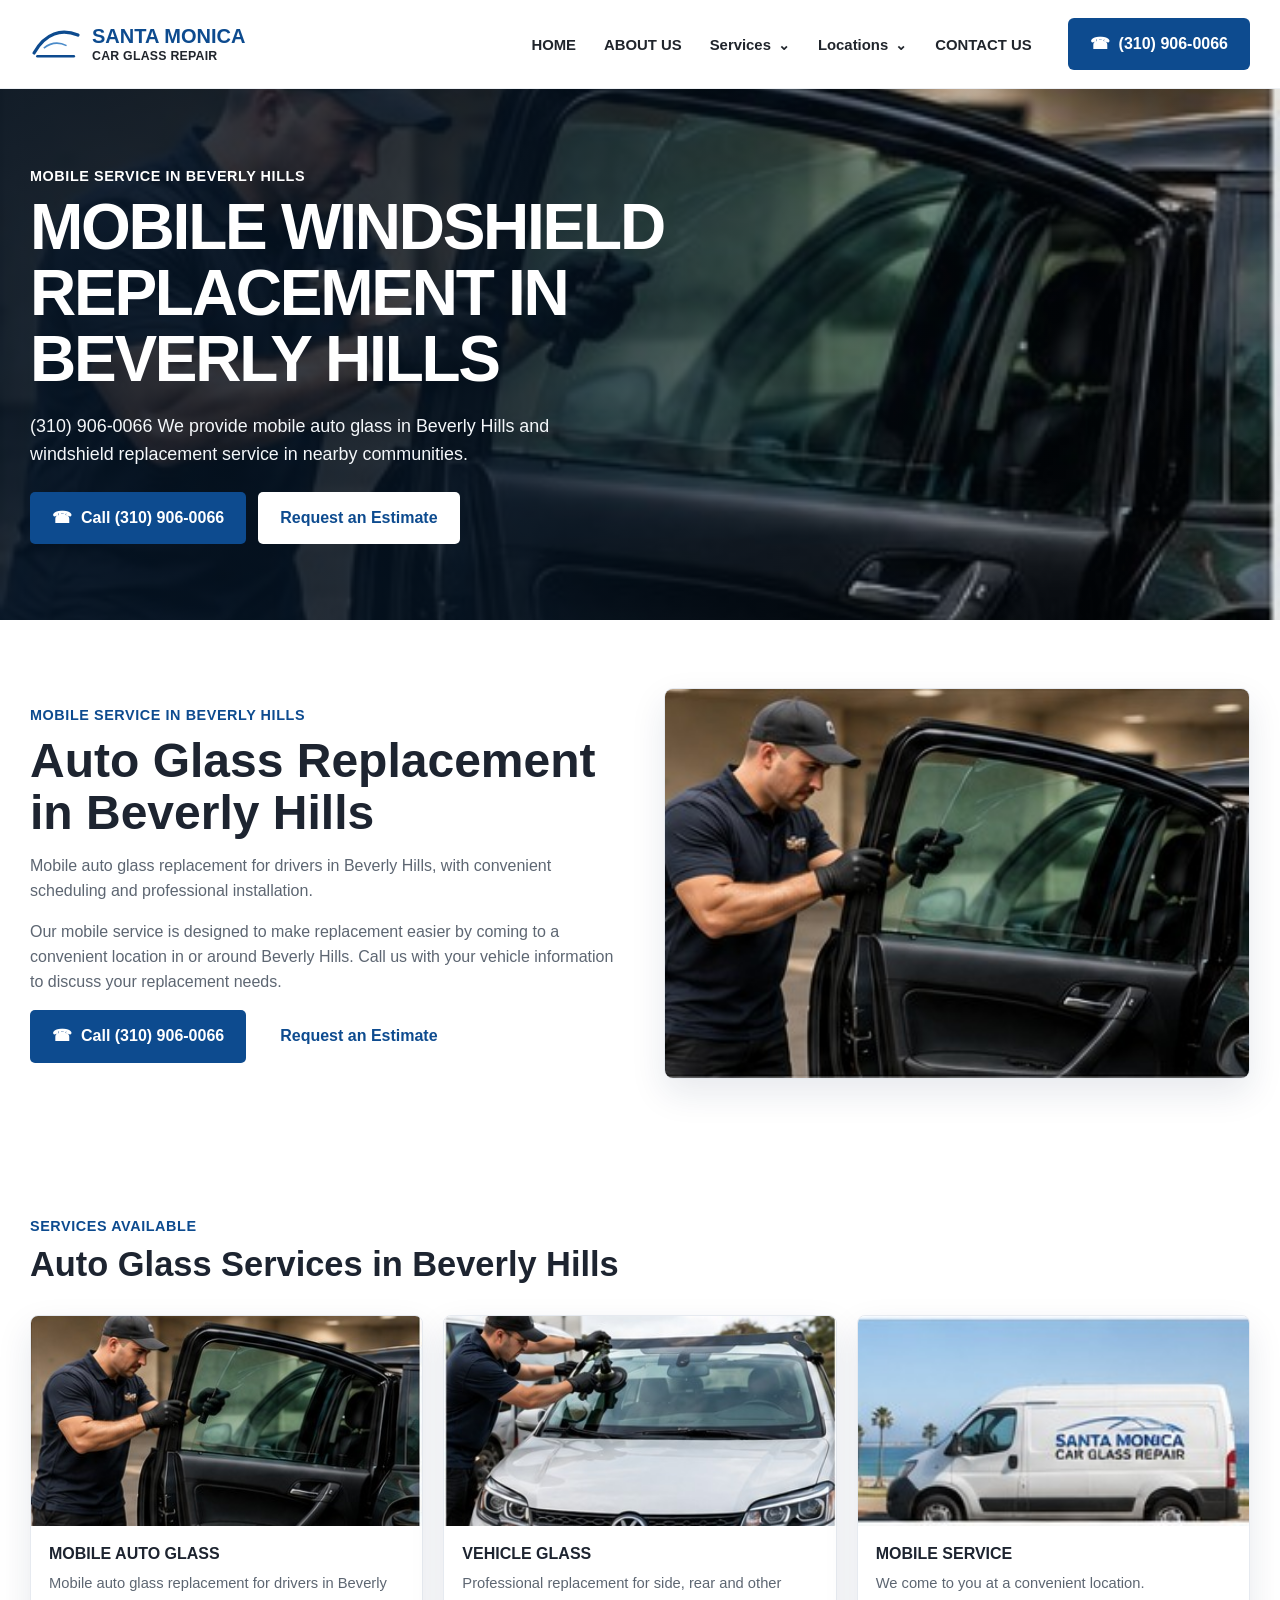
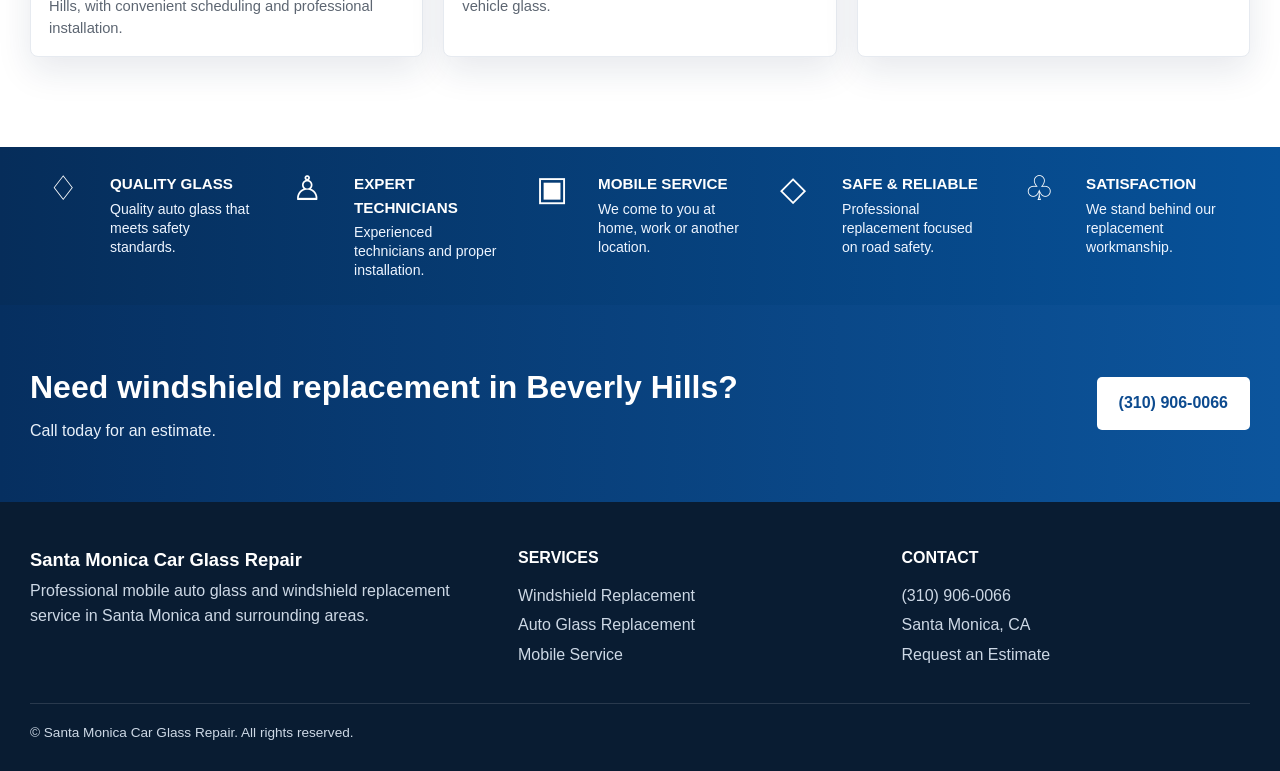
<file: windshield-repair-in-beverly-hills.html>
<!DOCTYPE html>
<html lang="en"><head><meta charset="utf-8"/><meta content="width=device-width,initial-scale=1" name="viewport"/><title>Mobile Windshield Replacement in Beverly Hills | Santa Monica Car Glass Repair</title><meta content="(310) 906-0066 We provide mobile auto glass in Beverly Hills and windshield replacement service in nearby communities." name="description"/><link href="/favicon.ico" rel="icon" sizes="any"/><link href="/favicon-32x32.png" rel="icon" sizes="32x32" type="image/png"/><link href="/favicon-16x16.png" rel="icon" sizes="16x16" type="image/png"/><link href="/apple-touch-icon.png" rel="apple-touch-icon"/><link href="assets/site.css" rel="stylesheet"/><meta content="https://storage.googleapis.com/wzsitethumbnails/site-50314756/800x500.jpg" property="og:image"/></head><body><header class="header"><div class="container nav"><a aria-label="Santa Monica Car Glass Repair home" class="brand" href="index.html"><svg aria-hidden="true" class="brandmark" viewbox="0 0 64 48"><path d="M5 35C19 10 39 5 59 13" fill="none" stroke="#0d4b8f" stroke-linecap="round" stroke-width="4"></path><path d="M9 39h45" stroke="#0d4b8f" stroke-linecap="round" stroke-width="3"></path><path d="M17 29c9-7 18-8 28-3" fill="none" stroke="#4b8bc9" stroke-width="2"></path></svg><span class="brand-copy">SANTA MONICA<span>CAR GLASS REPAIR</span></span></a><button aria-expanded="false" aria-label="Open navigation" class="menu">☰</button><nav class="links"><a href="index.html">Home</a><a href="about-us.html">About Us</a><div class="drop"><button class="dropbtn">Services</button><div class="dropdown"><a href="services.html">Auto Glass Services</a><a href="services.html#windshield">Windshield Replacement</a><a href="services.html#auto-glass">Auto Glass Replacement</a></div></div><div class="drop"><button class="dropbtn">Locations</button><div class="dropdown"><a href="windshield-repair-in-beverly-hills.html">Beverly Hills</a><a href="windshield-repair-in-westwood.html">Westwood</a><a href="windsheild-repair-in-hollywood.html">Hollywood</a></div></div><a href="contact-us.html">Contact Us</a></nav><a class="header-phone" href="tel:3109060066">(310) 906-0066</a></div></header><div class="backdrop"></div><main><section class="hero page-hero page-beverly"><div class="hero-inner"><div class="container"><div class="eyebrow">Mobile Service in Beverly Hills</div><h1>Mobile Windshield Replacement in Beverly Hills</h1><p>(310) 906-0066 We provide mobile auto glass in Beverly Hills and windshield replacement service in nearby communities.</p><div class="actions"><a class="btn call" href="tel:3109060066">Call (310) 906-0066</a><a class="btn alt" href="contact-us.html">Request an Estimate</a></div></div></div></section><section class="section location-intro"><div class="container location-layout"><div class="location-copy"><div class="eyebrow">Mobile Service in Beverly Hills</div><h2>Auto Glass Replacement in Beverly Hills</h2><p>Mobile auto glass replacement for drivers in Beverly Hills, with convenient scheduling and professional installation.</p><p>Our mobile service is designed to make replacement easier by coming to a convenient location in or around Beverly Hills. Call us with your vehicle information to discuss your replacement needs.</p><div class="actions"><a class="btn call" href="tel:3109060066">Call (310) 906-0066</a><a class="btn alt dark-alt" href="contact-us.html">Request an Estimate</a></div></div><div class="location-photo"><img alt="Beverly Hills auto glass replacement service" loading="lazy" src="assets/auto-glass.jpg"/></div></div></section><section class="section photo-section"><div class="container"><div class="section-head"><div class="eyebrow">Services Available</div><h2>Auto Glass Services in Beverly Hills</h2></div><div class="service-photo-grid"><article class="service-photo"><img alt="Auto glass service in Beverly Hills" loading="lazy" src="assets/auto-glass.jpg"/><div><h3>Mobile Auto Glass</h3><p>Mobile auto glass replacement for drivers in Beverly Hills, with convenient scheduling and professional installation.</p></div></article><article class="service-photo"><img alt="Auto glass replacement in Beverly Hills" loading="lazy" src="assets/windshield.jpg"/><div><h3>Vehicle Glass</h3><p>Professional replacement for side, rear and other vehicle glass.</p></div></article><article class="service-photo"><img alt="Mobile service near Beverly Hills" loading="lazy" src="assets/mobile-van.jpg"/><div><h3>Mobile Service</h3><p>We come to you at a convenient location.</p></div></article></div></div></section><section class="benefits"><div class="container benefit-grid"><div class="benefit"><div class="benefit-icon">♢</div><div><strong>Quality Glass</strong><p>Quality auto glass that meets safety standards.</p></div></div><div class="benefit"><div class="benefit-icon">♙</div><div><strong>Expert Technicians</strong><p>Experienced technicians and proper installation.</p></div></div><div class="benefit"><div class="benefit-icon">▣</div><div><strong>Mobile Service</strong><p>We come to you at home, work or another location.</p></div></div><div class="benefit"><div class="benefit-icon">◇</div><div><strong>Safe &amp; Reliable</strong><p>Professional replacement focused on road safety.</p></div></div><div class="benefit"><div class="benefit-icon">♧</div><div><strong>Satisfaction</strong><p>We stand behind our replacement workmanship.</p></div></div></div></section><section class="cta"><div class="container cta-inner"><div><h2>Need windshield replacement in Beverly Hills?</h2><p>Call today for an estimate.</p></div><a class="btn alt" href="tel:3109060066">(310) 906-0066</a></div></section></main><footer class="footer"><div class="container footer-grid"><div><div class="footer-brand">Santa Monica Car Glass Repair</div><p>Professional mobile auto glass and windshield replacement service in Santa Monica and surrounding areas.</p></div><div><h3>Services</h3><p><a href="services.html#windshield">Windshield Replacement</a></p><p><a href="services.html#auto-glass">Auto Glass Replacement</a></p><p><a href="services.html">Mobile Service</a></p></div><div><h3>Contact</h3><p><a href="tel:3109060066">(310) 906-0066</a></p><p>Santa Monica, CA</p><p><a href="contact-us.html">Request an Estimate</a></p></div></div><div class="container footer-bottom">© Santa Monica Car Glass Repair. All rights reserved.</div></footer><a class="mobilebar" href="tel:3109060066">CALL NOW: (310) 906-0066</a><script src="assets/site.js"></script></body></html>
</file>
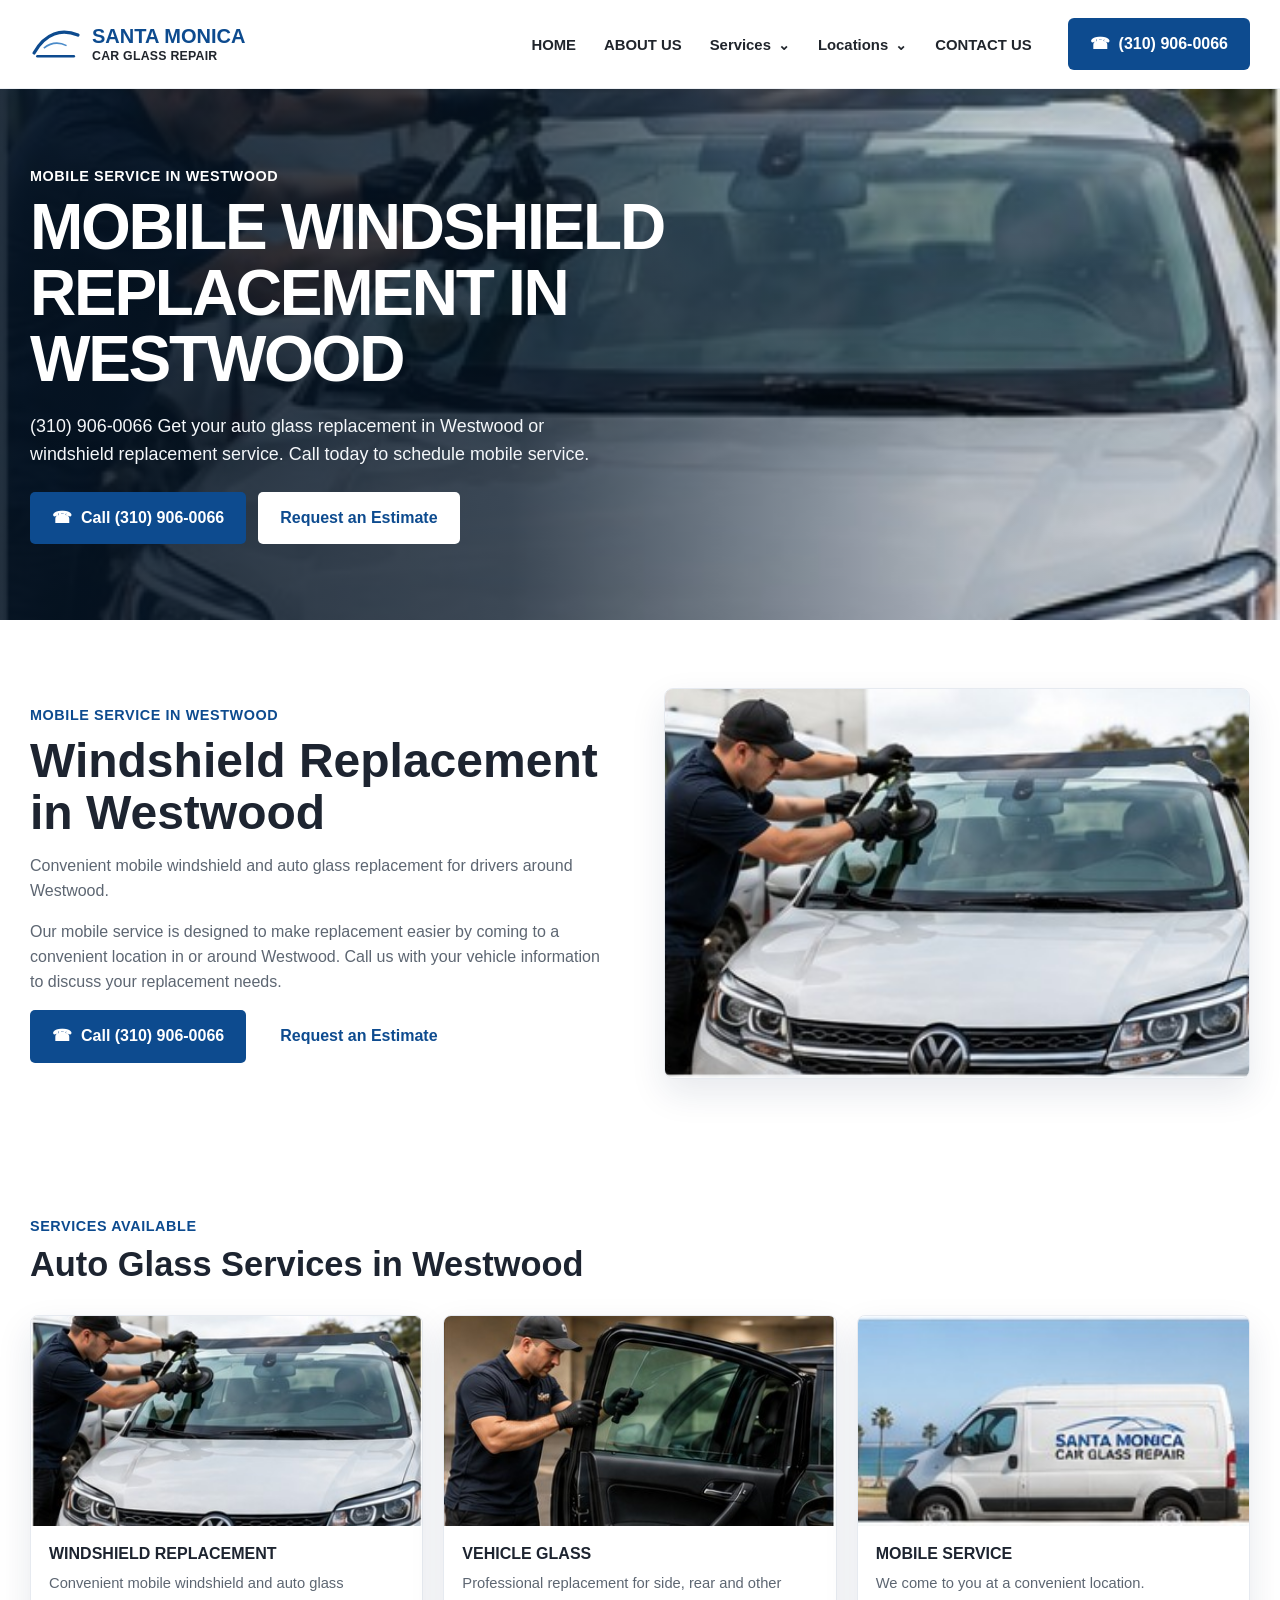
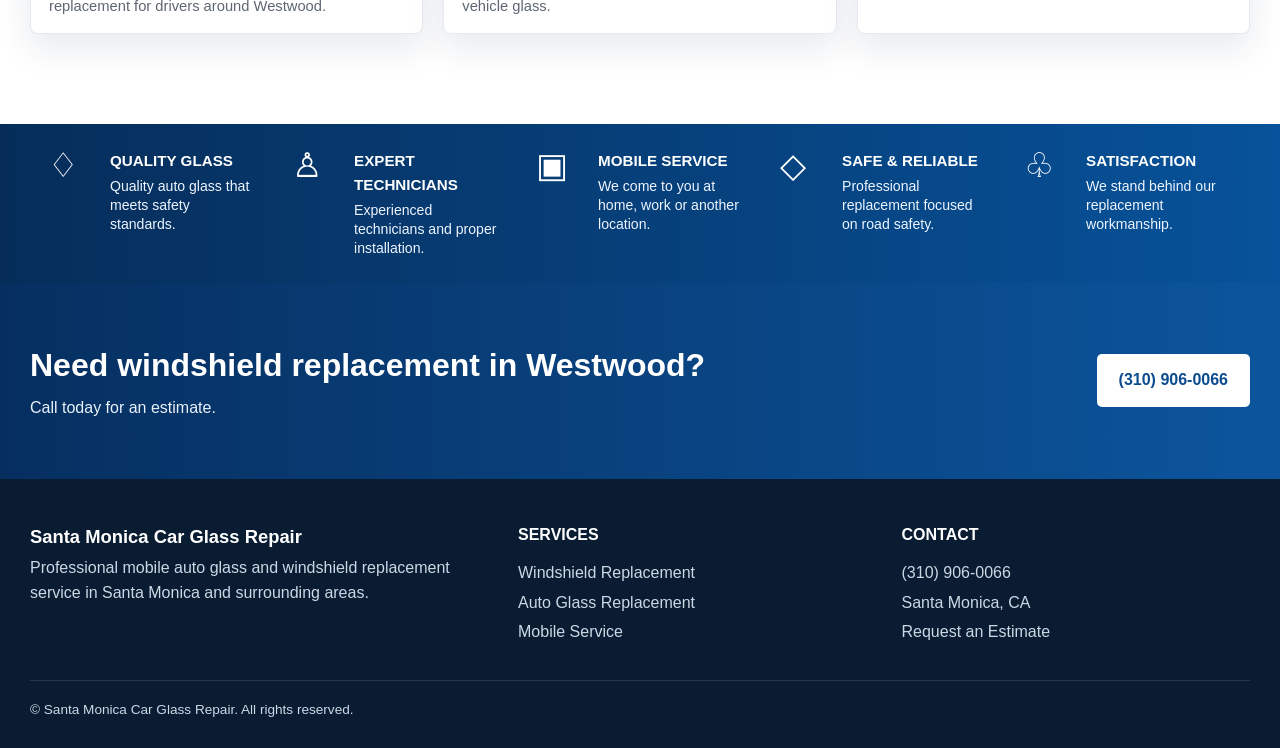
<file: windshield-repair-in-westwood.html>
<!DOCTYPE html>
<html lang="en"><head><meta charset="utf-8"/><meta content="width=device-width,initial-scale=1" name="viewport"/><title>Mobile Windshield Replacement in Westwood | Santa Monica Car Glass Repair</title><meta content="(310) 906-0066 Get your auto glass replacement in Westwood or windshield replacement service. Call today to schedule mobile service." name="description"/><link href="/favicon.ico" rel="icon" sizes="any"/><link href="/favicon-32x32.png" rel="icon" sizes="32x32" type="image/png"/><link href="/favicon-16x16.png" rel="icon" sizes="16x16" type="image/png"/><link href="/apple-touch-icon.png" rel="apple-touch-icon"/><link href="assets/site.css" rel="stylesheet"/><meta content="https://storage.googleapis.com/wzsitethumbnails/site-50314756/800x500.jpg" property="og:image"/></head><body><header class="header"><div class="container nav"><a aria-label="Santa Monica Car Glass Repair home" class="brand" href="index.html"><svg aria-hidden="true" class="brandmark" viewbox="0 0 64 48"><path d="M5 35C19 10 39 5 59 13" fill="none" stroke="#0d4b8f" stroke-linecap="round" stroke-width="4"></path><path d="M9 39h45" stroke="#0d4b8f" stroke-linecap="round" stroke-width="3"></path><path d="M17 29c9-7 18-8 28-3" fill="none" stroke="#4b8bc9" stroke-width="2"></path></svg><span class="brand-copy">SANTA MONICA<span>CAR GLASS REPAIR</span></span></a><button aria-expanded="false" aria-label="Open navigation" class="menu">☰</button><nav class="links"><a href="index.html">Home</a><a href="about-us.html">About Us</a><div class="drop"><button class="dropbtn">Services</button><div class="dropdown"><a href="services.html">Auto Glass Services</a><a href="services.html#windshield">Windshield Replacement</a><a href="services.html#auto-glass">Auto Glass Replacement</a></div></div><div class="drop"><button class="dropbtn">Locations</button><div class="dropdown"><a href="windshield-repair-in-beverly-hills.html">Beverly Hills</a><a href="windshield-repair-in-westwood.html">Westwood</a><a href="windsheild-repair-in-hollywood.html">Hollywood</a></div></div><a href="contact-us.html">Contact Us</a></nav><a class="header-phone" href="tel:3109060066">(310) 906-0066</a></div></header><div class="backdrop"></div><main><section class="hero page-hero page-westwood"><div class="hero-inner"><div class="container"><div class="eyebrow">Mobile Service in Westwood</div><h1>Mobile Windshield Replacement in Westwood</h1><p>(310) 906-0066 Get your auto glass replacement in Westwood or windshield replacement service. Call today to schedule mobile service.</p><div class="actions"><a class="btn call" href="tel:3109060066">Call (310) 906-0066</a><a class="btn alt" href="contact-us.html">Request an Estimate</a></div></div></div></section><section class="section location-intro"><div class="container location-layout"><div class="location-copy"><div class="eyebrow">Mobile Service in Westwood</div><h2>Windshield Replacement in Westwood</h2><p>Convenient mobile windshield and auto glass replacement for drivers around Westwood.</p><p>Our mobile service is designed to make replacement easier by coming to a convenient location in or around Westwood. Call us with your vehicle information to discuss your replacement needs.</p><div class="actions"><a class="btn call" href="tel:3109060066">Call (310) 906-0066</a><a class="btn alt dark-alt" href="contact-us.html">Request an Estimate</a></div></div><div class="location-photo"><img alt="Westwood auto glass replacement service" loading="lazy" src="assets/windshield.jpg"/></div></div></section><section class="section photo-section"><div class="container"><div class="section-head"><div class="eyebrow">Services Available</div><h2>Auto Glass Services in Westwood</h2></div><div class="service-photo-grid"><article class="service-photo"><img alt="Auto glass service in Westwood" loading="lazy" src="assets/windshield.jpg"/><div><h3>Windshield Replacement</h3><p>Convenient mobile windshield and auto glass replacement for drivers around Westwood.</p></div></article><article class="service-photo"><img alt="Auto glass replacement in Westwood" loading="lazy" src="assets/auto-glass.jpg"/><div><h3>Vehicle Glass</h3><p>Professional replacement for side, rear and other vehicle glass.</p></div></article><article class="service-photo"><img alt="Mobile service near Westwood" loading="lazy" src="assets/mobile-van.jpg"/><div><h3>Mobile Service</h3><p>We come to you at a convenient location.</p></div></article></div></div></section><section class="benefits"><div class="container benefit-grid"><div class="benefit"><div class="benefit-icon">♢</div><div><strong>Quality Glass</strong><p>Quality auto glass that meets safety standards.</p></div></div><div class="benefit"><div class="benefit-icon">♙</div><div><strong>Expert Technicians</strong><p>Experienced technicians and proper installation.</p></div></div><div class="benefit"><div class="benefit-icon">▣</div><div><strong>Mobile Service</strong><p>We come to you at home, work or another location.</p></div></div><div class="benefit"><div class="benefit-icon">◇</div><div><strong>Safe &amp; Reliable</strong><p>Professional replacement focused on road safety.</p></div></div><div class="benefit"><div class="benefit-icon">♧</div><div><strong>Satisfaction</strong><p>We stand behind our replacement workmanship.</p></div></div></div></section><section class="cta"><div class="container cta-inner"><div><h2>Need windshield replacement in Westwood?</h2><p>Call today for an estimate.</p></div><a class="btn alt" href="tel:3109060066">(310) 906-0066</a></div></section></main><footer class="footer"><div class="container footer-grid"><div><div class="footer-brand">Santa Monica Car Glass Repair</div><p>Professional mobile auto glass and windshield replacement service in Santa Monica and surrounding areas.</p></div><div><h3>Services</h3><p><a href="services.html#windshield">Windshield Replacement</a></p><p><a href="services.html#auto-glass">Auto Glass Replacement</a></p><p><a href="services.html">Mobile Service</a></p></div><div><h3>Contact</h3><p><a href="tel:3109060066">(310) 906-0066</a></p><p>Santa Monica, CA</p><p><a href="contact-us.html">Request an Estimate</a></p></div></div><div class="container footer-bottom">© Santa Monica Car Glass Repair. All rights reserved.</div></footer><a class="mobilebar" href="tel:3109060066">CALL NOW: (310) 906-0066</a><script src="assets/site.js"></script></body></html>
</file>
<file: assets/site.css>
:root{--blue:#0d4b8f;--blue-dark:#06366d;--blue-deep:#062d5a;--ink:#1d2430;--muted:#5d6672;--line:#e6eaf0;--soft:#f5f7fa;--red:#e52f2f;--white:#fff;--shadow:0 14px 35px rgba(15,44,78,.10)}
*{box-sizing:border-box}html{scroll-behavior:smooth}body{margin:0;font-family:Arial,Helvetica,sans-serif;color:var(--ink);background:#fff;line-height:1.55}a{color:inherit;text-decoration:none}button,input,textarea{font:inherit}.container{width:min(1220px,calc(100% - 48px));margin:auto}
.top{display:none}.header{position:relative;z-index:50;background:#fff;border-bottom:1px solid #edf0f4}.nav{min-height:88px;display:flex;align-items:center;gap:28px}.brand{display:flex;align-items:center;gap:10px;min-width:290px;color:var(--blue);font-weight:900;font-size:1.25rem;line-height:1.05}.brandmark{width:52px;height:40px;flex:none}.brand-copy span{display:block;color:#20252c;font-size:.77rem;letter-spacing:.02em;margin-top:3px}.links{margin-left:auto;display:flex;align-items:center;gap:28px;font-weight:800;font-size:.93rem;text-transform:uppercase}.links>a,.dropbtn{padding:31px 0 27px;position:relative;color:#20252c}.links>a:hover,.dropbtn:hover,.links .active{color:var(--blue)}.links .active:after{content:"";position:absolute;left:0;right:0;bottom:19px;height:3px;background:var(--blue)}.drop{position:relative}.dropbtn{border:0;background:none;cursor:pointer}.dropbtn:after{content:"⌄";font-size:.85rem;margin-left:7px}.dropdown{position:absolute;top:74px;left:-16px;min-width:210px;background:#fff;border:1px solid var(--line);box-shadow:var(--shadow);padding:8px;opacity:0;visibility:hidden;transform:translateY(8px);transition:.2s}.drop:hover .dropdown,.drop:focus-within .dropdown{opacity:1;visibility:visible;transform:none}.dropdown a{display:block;padding:10px 12px;text-transform:none;font-weight:700;border-radius:6px}.dropdown a:hover{background:#f2f6fb;color:var(--blue)}.header-phone{margin-left:8px;background:var(--blue);color:#fff;border-radius:6px;padding:14px 22px;font-weight:900;white-space:nowrap}.header-phone:before{content:"☎";margin-right:9px}.menu{display:none;margin-left:auto;border:0;background:none;color:var(--blue);font-size:1.9rem;cursor:pointer}.backdrop{display:none}
.hero{position:relative;min-height:475px;color:#fff;display:flex;align-items:center;overflow:hidden;background:#153a5e url("hero.jpg") center/cover no-repeat}.hero:before{content:"";position:absolute;inset:0;background:linear-gradient(90deg,rgba(5,20,36,.88) 0%,rgba(5,20,36,.74) 40%,rgba(5,20,36,.22) 75%,rgba(5,20,36,.10) 100%)}.hero-inner{position:relative;z-index:1;width:100%;padding:76px 0}.eyebrow{font-size:.9rem;font-weight:900;letter-spacing:.04em;text-transform:uppercase;color:var(--blue);margin-bottom:8px}.hero .eyebrow{color:#fff}.hero h1{font-size:clamp(2.55rem,5vw,4.65rem);line-height:1.03;letter-spacing:-.035em;max-width:680px;margin:0 0 20px;text-transform:uppercase}.hero p{font-size:1.12rem;max-width:575px;margin:0 0 23px;color:#f4f7fa}.actions{display:flex;gap:12px;flex-wrap:wrap}.btn{display:inline-flex;align-items:center;justify-content:center;background:var(--blue);color:#fff;padding:14px 22px;border-radius:5px;font-weight:900;min-height:50px;border:0;cursor:pointer}.btn:hover{background:var(--blue-dark)}.btn.call:before{content:"☎";margin-right:9px}.btn.alt{background:#fff;color:var(--blue)}.btn.alt:hover{background:#edf4fb}
.feature-wrap{padding:22px 0 0;background:#fff}.feature-grid{display:grid;grid-template-columns:1fr 1fr;gap:34px}.feature-card{display:grid;grid-template-columns:1fr 1fr;min-height:250px;background:#fff;border:1px solid #edf0f4;border-radius:6px;overflow:hidden;box-shadow:0 5px 20px rgba(20,42,70,.05)}.feature-photo{background:#cfd8e0 url("windshield.jpg") center/cover no-repeat;min-height:250px}.feature-card:nth-child(2) .feature-photo{background-image:url("auto-glass.jpg");background-position:center}.feature-copy{padding:26px 27px}.icon-circle{width:44px;height:44px;border-radius:50%;display:grid;place-items:center;background:#0754a0;color:#fff;font-size:1.2rem;margin-bottom:12px}.feature-copy h2{font-size:1.35rem;line-height:1.1;margin:0 0 16px;text-transform:uppercase}.feature-copy p{margin:0;color:#424a55;font-size:.98rem}
.benefits{margin-top:22px;background:linear-gradient(90deg,var(--blue-deep),#07529a);color:#fff}.benefit-grid{display:grid;grid-template-columns:repeat(5,1fr)}.benefit{padding:25px 18px;display:grid;grid-template-columns:50px 1fr;gap:12px;align-items:start}.benefit-icon{font-size:2.1rem;line-height:1}.benefit strong{display:block;text-transform:uppercase;font-size:.95rem;margin-bottom:4px}.benefit p{margin:0;font-size:.88rem;line-height:1.35;color:#eef5ff}
.section{padding:68px 0}.section-head{margin-bottom:30px}.section h2{font-size:2.15rem;line-height:1.15;margin:0 0 12px}.section p{color:var(--muted)}.service-area{display:grid;grid-template-columns:1fr 1.25fr;gap:50px;align-items:center}.area-list{display:grid;grid-template-columns:1fr 1fr;gap:9px 28px;margin:22px 0 0;padding:0;list-style:none}.area-list li:before{content:"✓";color:var(--blue);font-weight:900;margin-right:9px}.map-card{min-height:300px;border-radius:7px;overflow:hidden;position:relative;background:linear-gradient(145deg,#e9f1e9,#d8e5ed);border:1px solid #dce4ea}.map-card:before{content:"";position:absolute;inset:0;background:repeating-linear-gradient(28deg,transparent 0 34px,rgba(255,255,255,.78) 35px 37px),repeating-linear-gradient(118deg,transparent 0 58px,rgba(171,190,201,.35) 59px 61px)}.map-card:after{content:"";position:absolute;left:50%;top:42%;width:34px;height:34px;background:#e51f3e;border:7px solid #fff;border-radius:50% 50% 50% 0;transform:translate(-50%,-50%) rotate(-45deg);box-shadow:0 4px 9px rgba(0,0,0,.2)}.map-label{position:absolute;z-index:2;top:20px;left:22px;background:#fff;padding:10px 14px;border-radius:5px;box-shadow:0 4px 15px rgba(0,0,0,.12);font-weight:900;color:var(--blue)}
.about-band{background:var(--soft)}.cards{display:grid;grid-template-columns:repeat(3,1fr);gap:22px}.simple-card{background:#fff;border:1px solid var(--line);border-radius:7px;padding:27px;box-shadow:0 5px 20px rgba(20,42,70,.05)}.simple-card h3{margin:0 0 9px;font-size:1.1rem;text-transform:uppercase}.simple-card p{margin:0}.cta{background:linear-gradient(90deg,#062f60,#0c559d);color:#fff;padding:58px 0}.cta-inner{display:flex;align-items:center;justify-content:space-between;gap:25px}.cta h2{margin:0 0 6px;font-size:2rem}.cta p{margin:0;color:#e9f1fa}.footer{background:#091c32;color:#cdd8e5;padding:44px 0 28px}.footer-grid{display:grid;grid-template-columns:1.3fr 1fr 1fr;gap:35px}.footer h3{color:#fff;margin:0 0 13px;font-size:1rem;text-transform:uppercase}.footer p{margin:5px 0}.footer a:hover{color:#fff}.footer-brand{color:#fff;font-weight:900;font-size:1.15rem}.footer-bottom{border-top:1px solid rgba(255,255,255,.13);margin-top:30px;padding-top:18px;font-size:.85rem}.form-wrap{display:grid;grid-template-columns:1fr 1fr;gap:40px}.form{background:#fff;border:1px solid var(--line);border-radius:8px;padding:28px;box-shadow:var(--shadow)}.form label{display:block;font-weight:800;margin:10px 0 5px}.form input,.form textarea{width:100%;padding:13px;border:1px solid #cfd7df;border-radius:5px}.form textarea{resize:vertical}.form button{margin-top:12px}

.quote-form-card{min-width:0;max-width:100%;overflow:hidden}
.quote-iframe-wrap{width:100%;max-width:100%;min-width:0;overflow:hidden}
.quote-iframe-wrap iframe{display:block;width:100%;max-width:100%;min-width:0;height:1500px;border:0}
.form-wrap>*,.quote-form-card{min-width:0}
.page-hero{min-height:300px}.page-hero h1{max-width:800px;font-size:clamp(2.4rem,5vw,4rem)}
.mobilebar{display:none}
@media(max-width:1050px){.container{width:min(100% - 32px,1220px)}.links{gap:16px}.brand{min-width:245px}.header-phone{padding:12px 15px}.benefit-grid{grid-template-columns:repeat(3,1fr)}.benefit:nth-child(4),.benefit:nth-child(5){border-top:1px solid rgba(255,255,255,.12)}}
@media(max-width:780px){
.quote-iframe-wrap iframe{height:1800px}
.header{z-index:1100}.container{width:min(100% - 28px,1220px)}.nav{min-height:72px}.brand{min-width:0}.brandmark{width:44px}.links{position:fixed;inset:0 0 0 auto;width:min(340px,88vw);height:100dvh;background:#fff;display:flex;flex-direction:column;align-items:stretch;gap:0;margin:0;padding:82px 24px 28px;transform:translateX(110%);transition:transform .25s ease;box-shadow:-10px 0 30px rgba(0,0,0,.18);overflow:auto;z-index:1001}.links.open{transform:translateX(0)}.links>a,.dropbtn{padding:14px 0;text-align:left;border-bottom:1px solid #eef1f4}.links .active:after{display:none}.dropbtn{width:100%}.dropdown{position:static;display:none;opacity:1;visibility:visible;transform:none;box-shadow:none;border:0;padding:0 0 6px 13px}.drop.open .dropdown{display:block}.header-phone{display:none}.menu{display:block;position:relative;z-index:1102;min-width:44px;min-height:44px;padding:8px;line-height:1;font-size:2rem;touch-action:manipulation}.backdrop.show{display:block;position:fixed;inset:0;background:rgba(0,0,0,.52);z-index:1000}.hero{min-height:560px;align-items:flex-end}.hero:before{background:linear-gradient(0deg,rgba(4,17,31,.93),rgba(4,17,31,.35) 80%)}.hero-inner{padding:55px 0 62px}.hero h1{font-size:clamp(2.35rem,12vw,3.5rem)}.feature-grid,.service-area,.form-wrap{grid-template-columns:1fr}.feature-card{grid-template-columns:1fr;min-height:0}.feature-photo{min-height:210px}.benefit-grid,.cards{grid-template-columns:1fr}.benefit{border-top:1px solid rgba(255,255,255,.12)}.section{padding:52px 0}.cta-inner{display:block}.cta .btn{margin-top:18px}.footer-grid{grid-template-columns:1fr}.mobilebar{display:flex;position:fixed;left:0;right:0;bottom:0;z-index:999;background:var(--blue);color:#fff;justify-content:center;padding:14px;font-weight:900}.footer{padding-bottom:78px}.area-list{grid-template-columns:1fr}}

.service-photo-grid{display:grid;grid-template-columns:repeat(3,1fr);gap:20px;margin-top:28px}.service-photo{border-radius:8px;overflow:hidden;border:1px solid var(--line);background:#fff;box-shadow:var(--shadow)}.service-photo img{display:block;width:100%;height:210px;object-fit:cover}.service-photo div{padding:16px 18px}.service-photo h3{margin:0 0 5px;font-size:1rem;text-transform:uppercase}.service-photo p{margin:0;color:var(--muted);font-size:.92rem}.van-photo{border-radius:8px;overflow:hidden;border:1px solid var(--line);margin-top:22px}.van-photo img{display:block;width:100%;height:150px;object-fit:cover}.van-photo div{padding:14px 18px}.van-photo strong{display:block;text-transform:uppercase;color:var(--ink);margin-bottom:3px}.van-photo p{margin:0;color:var(--muted);font-size:.9rem}
@media(max-width:780px){.service-photo-grid{grid-template-columns:1fr}.service-photo img{height:220px}.van-photo img{height:170px}}

/* Individual page imagery */
.hero.page-about{background-image:url("mobile-van.jpg");background-position:center 55%}.hero.page-services{background-image:url("windshield.jpg");background-position:center 45%}.hero.page-westwood{background-image:url("windshield.jpg");background-position:center 50%}.hero.page-beverly{background-image:url("auto-glass.jpg");background-position:center 48%}.hero.page-hollywood{background-image:url("mobile-van.jpg");background-position:center 45%}.hero.page-contact{background-image:url("auto-glass.jpg");background-position:center 45%}.location-layout{display:grid;grid-template-columns:1fr 1fr;gap:48px;align-items:stretch}.location-copy{padding:16px 0}.location-copy h2{font-size:clamp(2rem,4vw,3rem);margin:0 0 14px;line-height:1.08}.location-photo{min-height:360px;border-radius:9px;overflow:hidden;box-shadow:var(--shadow);border:1px solid var(--line)}.location-photo img{width:100%;height:100%;min-height:360px;display:block;object-fit:cover}.dark-alt{background:#fff!important;color:var(--blue)!important}.photo-section:nth-of-type(even){background:var(--soft)}.service-photo{transition:transform .2s ease,box-shadow .2s ease}.service-photo:hover{transform:translateY(-3px);box-shadow:0 14px 30px rgba(15,44,78,.12)}@media(max-width:780px){.location-layout{grid-template-columns:1fr;gap:25px}.location-photo,.location-photo img{min-height:260px;height:260px}.hero.page-about,.hero.page-services,.hero.page-westwood,.hero.page-beverly,.hero.page-hollywood,.hero.page-contact{background-position:center}}
</file>
